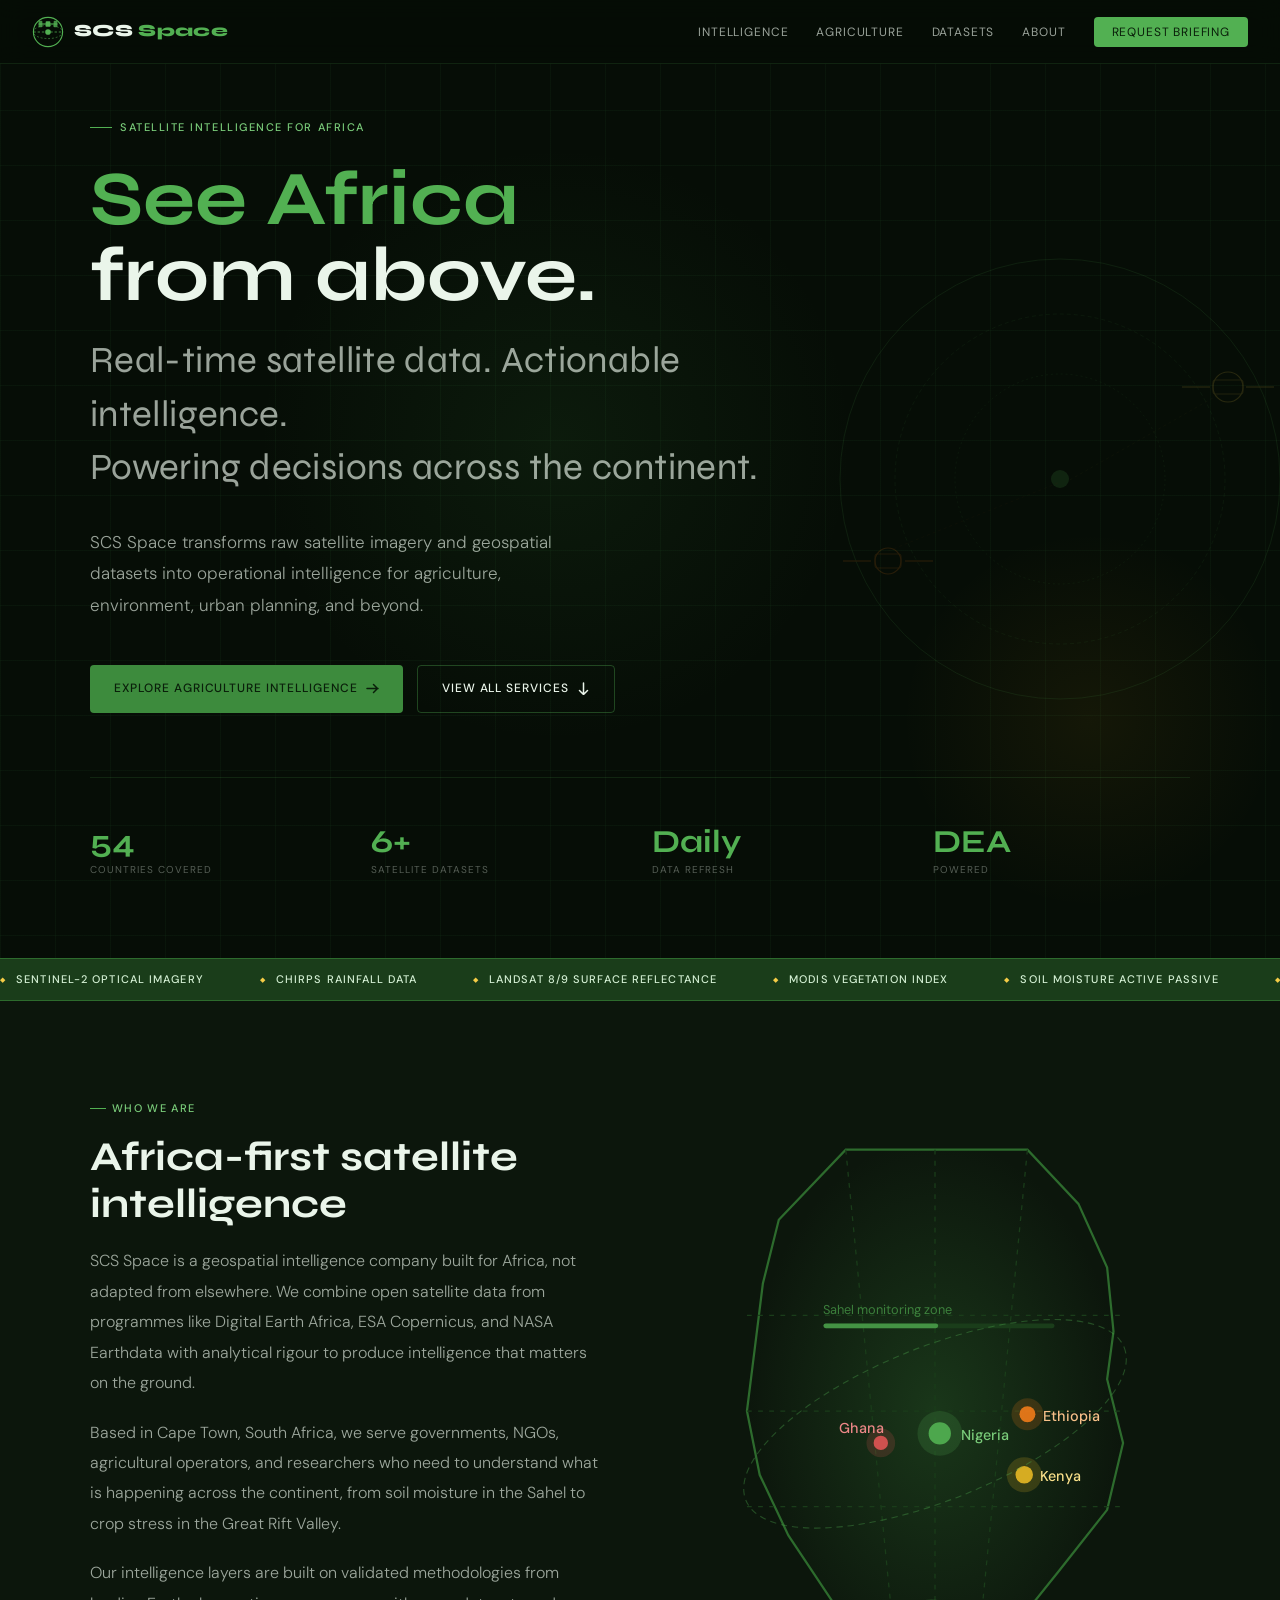
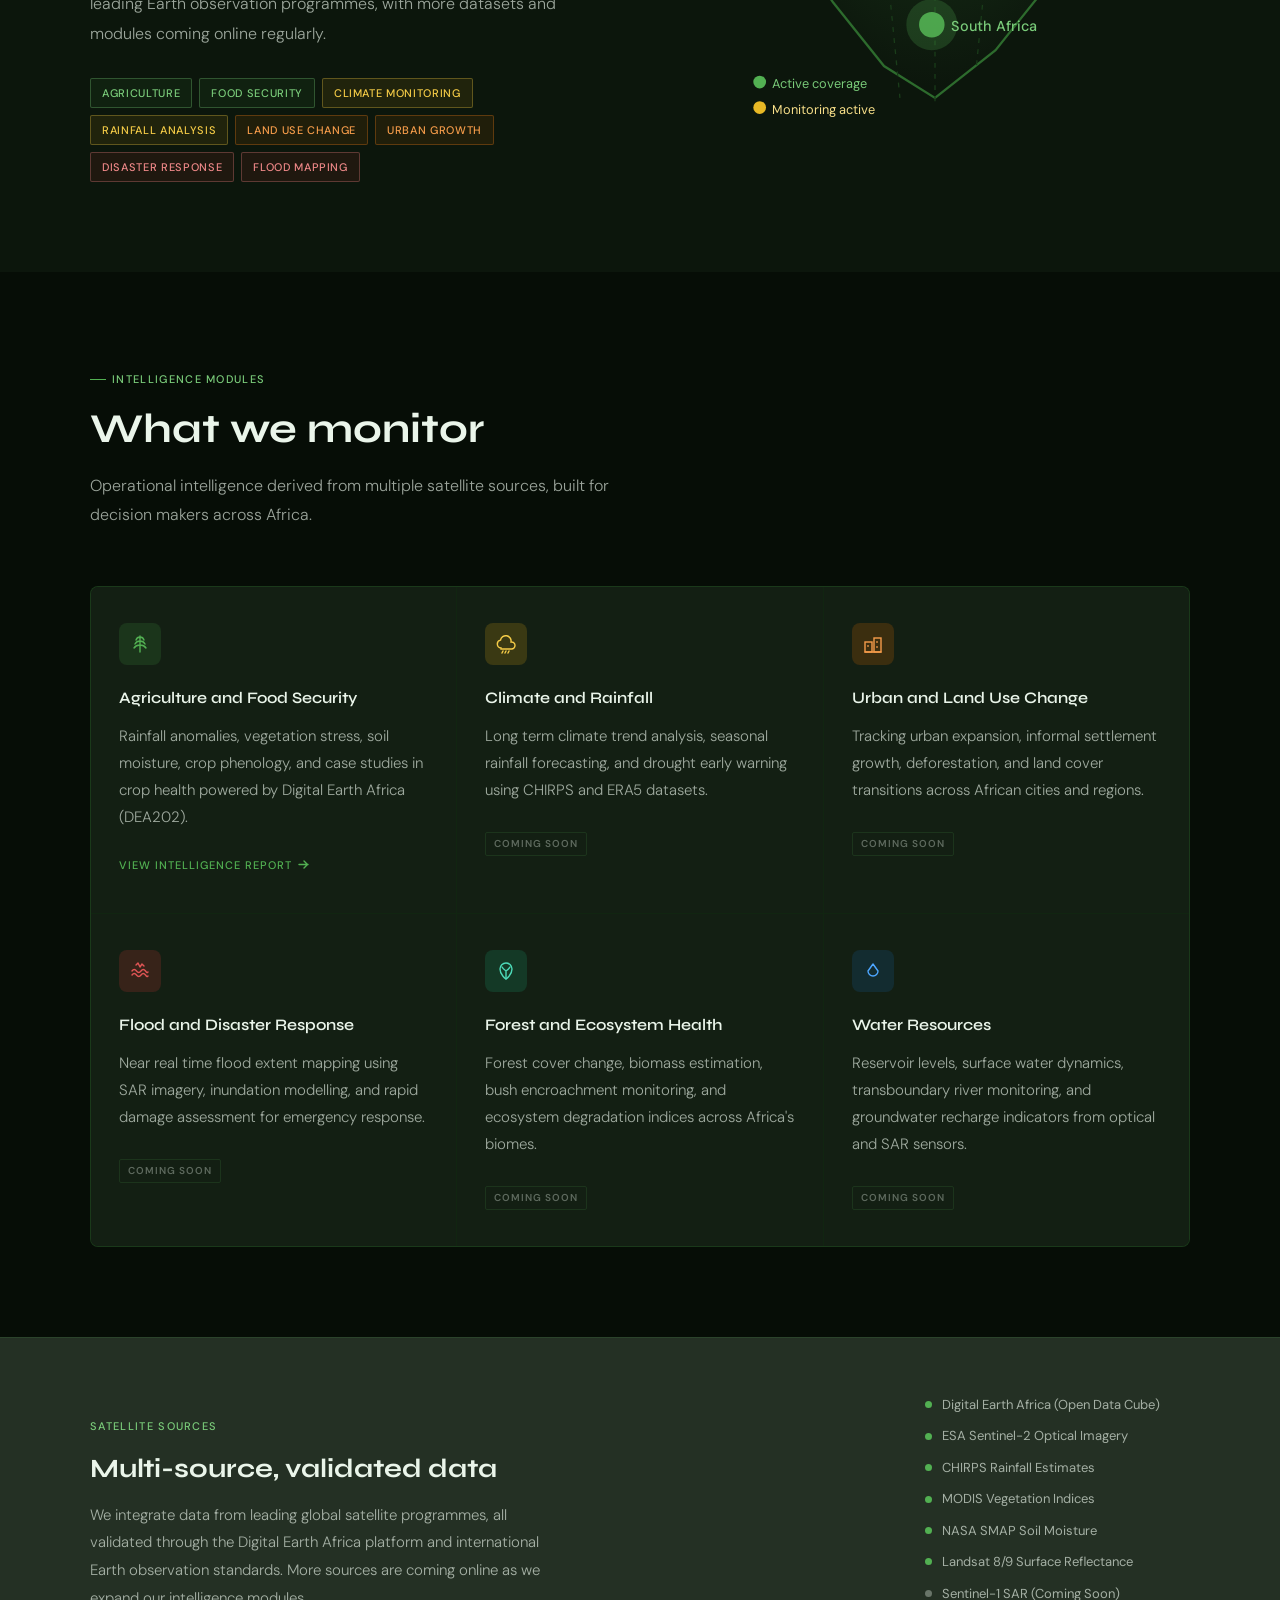
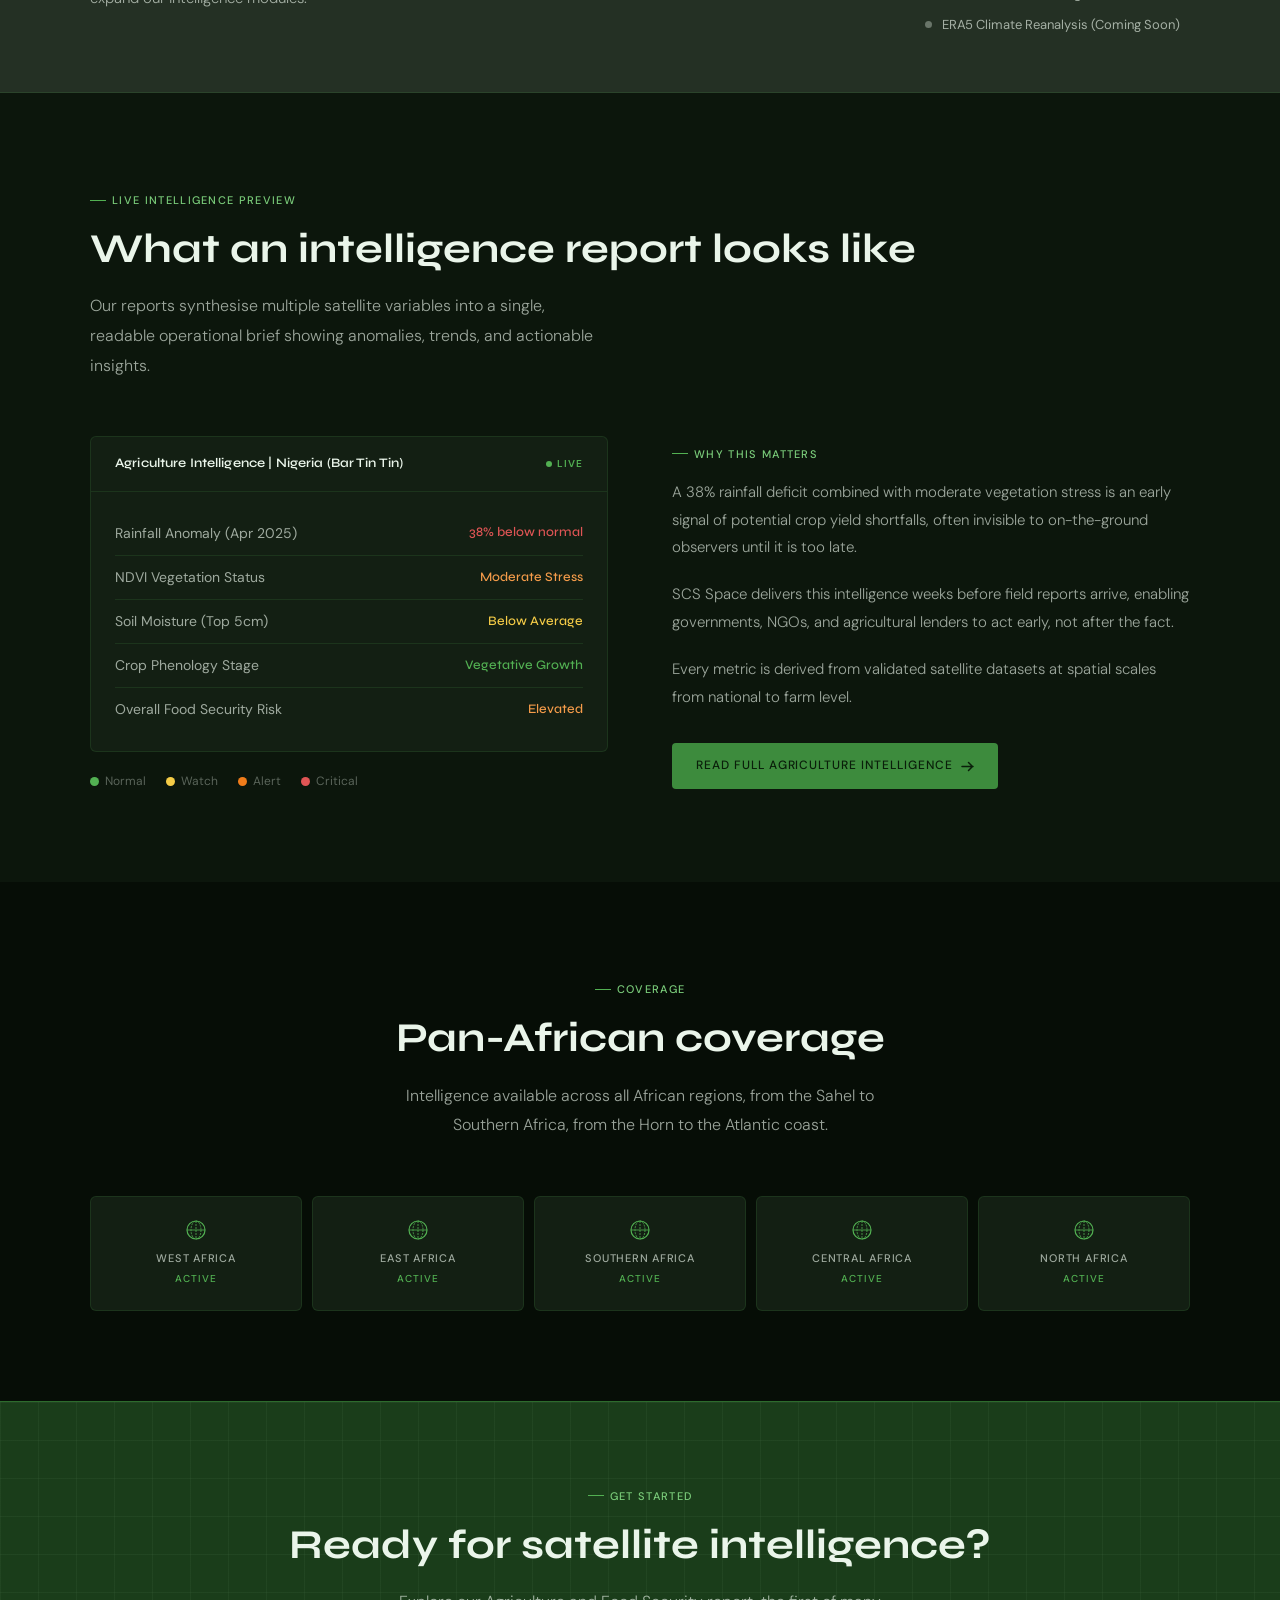
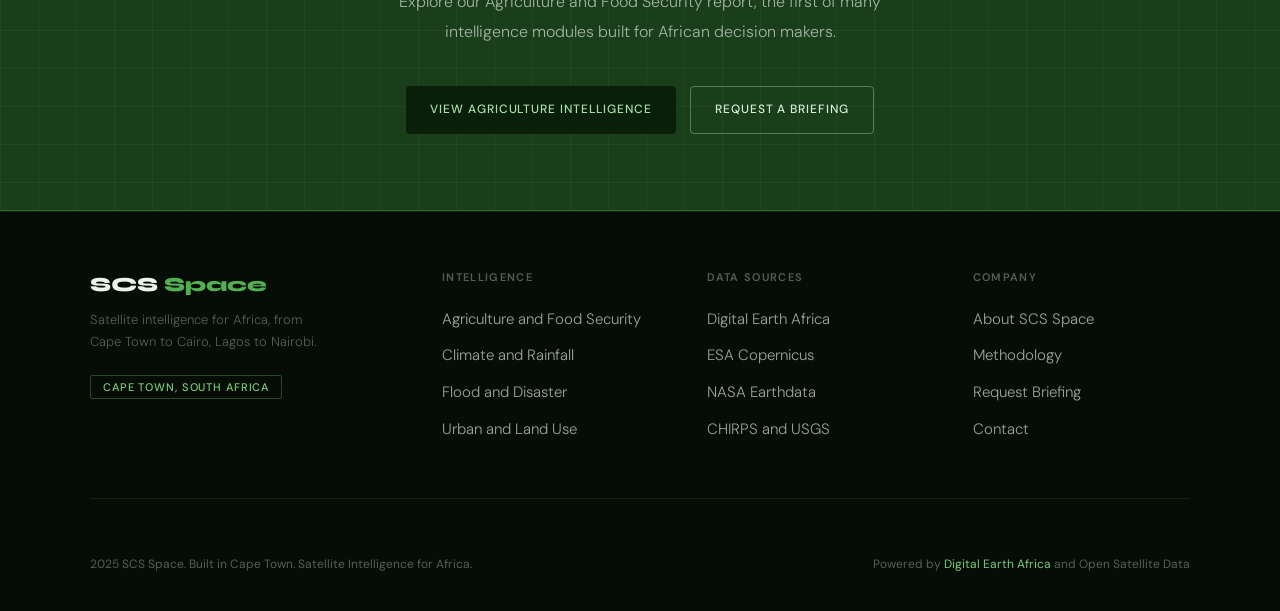
<file: index.html>
<!DOCTYPE html>
<html lang="en">
<head>
<meta charset="UTF-8">
<meta name="viewport" content="width=device-width, initial-scale=1.0">
<title>SCS Space | Satellite Intelligence for Africa</title>
<link rel="preconnect" href="https://fonts.googleapis.com">
<link rel="preconnect" href="https://fonts.gstatic.com" crossorigin>
<link href="https://fonts.googleapis.com/css2?family=Syne:wght@400;500;600;700;800&family=DM+Sans:wght@300;400;500&display=swap" rel="stylesheet">
<link rel="stylesheet" href="style.css">
</head>
<body>

<!-- NAV -->
<nav>
  <a href="index.html" class="nav-logo">
    <svg width="32" height="32" viewBox="0 0 34 34" fill="none">
      <circle cx="17" cy="17" r="15.5" stroke="#52b052" stroke-width="1.2"/>
      <circle cx="17" cy="17" r="3" fill="#52b052"/>
      <line x1="1.5" y1="17" x2="32.5" y2="17" stroke="#52b052" stroke-width="0.8" stroke-dasharray="2.5 2"/>
      <ellipse cx="17" cy="17" rx="15.5" ry="7" stroke="#52b052" stroke-width="0.6" stroke-dasharray="2 2"/>
      <rect x="7" y="5" width="4" height="7" rx="1" fill="#52b052" opacity="0.8"/>
      <rect x="23" y="5" width="4" height="7" rx="1" fill="#52b052" opacity="0.8"/>
      <line x1="7" y1="8.5" x2="27" y2="8.5" stroke="#52b052" stroke-width="1.2"/>
      <rect x="14.5" y="5.5" width="5" height="6" rx="1" fill="#52b052"/>
    </svg>
    <span class="nav-logo-text">SCS <span>Space</span></span>
  </a>
  <ul class="nav-links">
    <li><a href="#">Intelligence</a></li>
    <li><a href="agriculture.html">Agriculture</a></li>
    <li><a href="#">Datasets</a></li>
    <li><a href="#">About</a></li>
    <li><a href="#" class="nav-cta">Request Briefing</a></li>
  </ul>
  <button class="nav-toggle" id="navToggle" aria-label="Open menu">
    <span></span><span></span><span></span>
  </button>
</nav>

<!-- MOBILE NAV -->
<div class="nav-mobile" id="navMobile">
  <a href="#">Intelligence</a>
  <a href="agriculture.html">Agriculture</a>
  <a href="#">Datasets</a>
  <a href="#">About</a>
  <a href="#">Request Briefing</a>
</div>


<!-- HERO -->
<section class="hero">
  <div class="hero-grid-bg"></div>
  <div class="hero-glow"></div>
  <div class="hero-glow2"></div>

  <svg class="hero-visual" width="500" height="500" viewBox="0 0 500 500" fill="none">
    <circle cx="250" cy="250" r="220" stroke="#52b052" stroke-width="0.8"/>
    <circle cx="250" cy="250" r="165" stroke="#52b052" stroke-width="0.5" stroke-dasharray="4 3"/>
    <circle cx="250" cy="250" r="105" stroke="#52b052" stroke-width="0.5" stroke-dasharray="2 3"/>
    <circle cx="250" cy="250" r="9" fill="#52b052"/>
    <circle cx="418" cy="158" r="15" stroke="#f5cc47" stroke-width="1.2"/>
    <line x1="400" y1="158" x2="372" y2="158" stroke="#f5cc47" stroke-width="1.2"/>
    <line x1="436" y1="158" x2="464" y2="158" stroke="#f5cc47" stroke-width="1.2"/>
    <rect x="403" y="151" width="30" height="14" rx="2" stroke="#f5cc47" stroke-width="0.8" fill="none"/>
    <circle cx="78" cy="332" r="13" stroke="#f07c1a" stroke-width="1.2"/>
    <line x1="61" y1="332" x2="33" y2="332" stroke="#f07c1a" stroke-width="1.2"/>
    <line x1="95" y1="332" x2="123" y2="332" stroke="#f07c1a" stroke-width="1.2"/>
    <rect x="65" y="325" width="26" height="14" rx="2" stroke="#f07c1a" stroke-width="0.8" fill="none"/>
    <line x1="408" y1="166" x2="258" y2="252" stroke="#f5cc47" stroke-width="0.5" opacity="0.4" stroke-dasharray="3 3"/>
    <line x1="78" y1="322" x2="248" y2="254" stroke="#f07c1a" stroke-width="0.5" opacity="0.4" stroke-dasharray="3 3"/>
  </svg>

  <div class="hero-content">
    <div class="hero-eyebrow">Satellite Intelligence for Africa</div>
    <h1 class="hero-title">
      <span class="accent">See Africa</span><br>from above.
      <span class="sub">Real-time satellite data. Actionable intelligence.<br>Powering decisions across the continent.</span>
    </h1>
    <p class="hero-desc">SCS Space transforms raw satellite imagery and geospatial datasets into operational intelligence for agriculture, environment, urban planning, and beyond.</p>
    <div class="hero-actions">
      <a href="agriculture.html" class="btn-primary">
        Explore Agriculture Intelligence
        <svg width="13" height="13" viewBox="0 0 13 13" fill="none"><path d="M1 6.5h11M7.5 2.5l4 4-4 4" stroke="currentColor" stroke-width="1.5" stroke-linecap="round" stroke-linejoin="round"/></svg>
      </a>
      <a href="#services" class="btn-secondary">
        View All Services
        <svg width="13" height="13" viewBox="0 0 13 13" fill="none"><path d="M6.5 1v11M2.5 8.5l4 4 4-4" stroke="currentColor" stroke-width="1.5" stroke-linecap="round" stroke-linejoin="round"/></svg>
      </a>
    </div>
    <div class="hero-stats">
      <div><div class="hero-stat-num">54</div><div class="hero-stat-label">Countries Covered</div></div>
      <div><div class="hero-stat-num">6+</div><div class="hero-stat-label">Satellite Datasets</div></div>
      <div><div class="hero-stat-num">Daily</div><div class="hero-stat-label">Data Refresh</div></div>
      <div><div class="hero-stat-num">DEA</div><div class="hero-stat-label">Powered</div></div>
    </div>
  </div>
</section>


<!-- TICKER -->
<div class="ticker-strip">
  <div class="ticker-inner">
    <span>Sentinel-2 Optical Imagery</span><span>CHIRPS Rainfall Data</span><span>Landsat 8/9 Surface Reflectance</span><span>MODIS Vegetation Index</span><span>Soil Moisture Active Passive</span><span>Digital Earth Africa</span><span>Sentinel-1 SAR</span><span>ERA5 Climate Reanalysis</span><span>Copernicus Land Service</span>
    <span>Sentinel-2 Optical Imagery</span><span>CHIRPS Rainfall Data</span><span>Landsat 8/9 Surface Reflectance</span><span>MODIS Vegetation Index</span><span>Soil Moisture Active Passive</span><span>Digital Earth Africa</span><span>Sentinel-1 SAR</span><span>ERA5 Climate Reanalysis</span><span>Copernicus Land Service</span>
  </div>
</div>


<!-- ABOUT -->
<section class="about" id="about">
  <div class="section-inner">
    <div class="about-grid">
      <div class="fade-in">
        <div class="section-tag">Who We Are</div>
        <h2 class="section-heading">Africa-first satellite intelligence</h2>
        <p class="about-body">SCS Space is a geospatial intelligence company built for Africa, not adapted from elsewhere. We combine open satellite data from programmes like Digital Earth Africa, ESA Copernicus, and NASA Earthdata with analytical rigour to produce intelligence that matters on the ground.</p>
        <p class="about-body">Based in Cape Town, South Africa, we serve governments, NGOs, agricultural operators, and researchers who need to understand what is happening across the continent, from soil moisture in the Sahel to crop stress in the Great Rift Valley.</p>
        <p class="about-body">Our intelligence layers are built on validated methodologies from leading Earth observation programmes, with more datasets and modules coming online regularly.</p>
        <div class="about-pills">
          <span class="about-pill pill-g">Agriculture</span>
          <span class="about-pill pill-g">Food Security</span>
          <span class="about-pill pill-y">Climate Monitoring</span>
          <span class="about-pill pill-y">Rainfall Analysis</span>
          <span class="about-pill pill-o">Land Use Change</span>
          <span class="about-pill pill-o">Urban Growth</span>
          <span class="about-pill pill-r">Disaster Response</span>
          <span class="about-pill pill-r">Flood Mapping</span>
        </div>
      </div>
      <div class="fade-in d2">
        <svg viewBox="0 0 320 390" width="100%" xmlns="http://www.w3.org/2000/svg">
          <defs>
            <radialGradient id="ga" cx="50%" cy="48%" r="50%">
              <stop offset="0%" stop-color="#3d8b3d" stop-opacity="0.28"/>
              <stop offset="100%" stop-color="#3d8b3d" stop-opacity="0"/>
            </radialGradient>
          </defs>
          <path d="M104,18 L218,18 L250,52 L268,92 L272,132 L268,162 L278,202 L268,244 L238,282 L198,332 L160,362 L128,342 L96,302 L68,260 L50,222 L42,182 L47,142 L52,102 L62,62 Z" fill="url(#ga)" stroke="#2d6b2d" stroke-width="1.4"/>
          <line x1="42" y1="122" x2="278" y2="122" stroke="#1a3d1a" stroke-width="0.8" stroke-dasharray="3 4"/>
          <line x1="42" y1="182" x2="278" y2="182" stroke="#1a3d1a" stroke-width="0.8" stroke-dasharray="3 4"/>
          <line x1="42" y1="242" x2="278" y2="242" stroke="#1a3d1a" stroke-width="0.8" stroke-dasharray="3 4"/>
          <line x1="104" y1="18" x2="138" y2="362" stroke="#1a3d1a" stroke-width="0.8" stroke-dasharray="3 4"/>
          <line x1="160" y1="18" x2="160" y2="365" stroke="#1a3d1a" stroke-width="0.8" stroke-dasharray="3 4"/>
          <line x1="218" y1="18" x2="186" y2="342" stroke="#1a3d1a" stroke-width="0.8" stroke-dasharray="3 4"/>
          <circle cx="163" cy="196" r="7" fill="#52b052" opacity="0.9"/>
          <circle cx="163" cy="196" r="14" fill="#52b052" opacity="0.18"/>
          <text x="176" y="200" font-size="9" fill="#7acc7a" font-family="DM Sans,sans-serif" font-weight="500">Nigeria</text>
          <circle cx="216" cy="222" r="5.5" fill="#e8b825" opacity="0.9"/>
          <circle cx="216" cy="222" r="11" fill="#e8b825" opacity="0.18"/>
          <text x="226" y="226" font-size="9" fill="#f9e08a" font-family="DM Sans,sans-serif" font-weight="500">Kenya</text>
          <circle cx="218" cy="184" r="5" fill="#f07c1a" opacity="0.9"/>
          <circle cx="218" cy="184" r="10" fill="#f07c1a" opacity="0.18"/>
          <text x="228" y="188" font-size="9" fill="#f9c28a" font-family="DM Sans,sans-serif" font-weight="500">Ethiopia</text>
          <circle cx="158" cy="316" r="8" fill="#52b052" opacity="0.9"/>
          <circle cx="158" cy="316" r="16" fill="#52b052" opacity="0.22"/>
          <text x="170" y="320" font-size="9" fill="#7acc7a" font-family="DM Sans,sans-serif" font-weight="500">South Africa</text>
          <circle cx="126" cy="202" r="4.5" fill="#e05555" opacity="0.9"/>
          <circle cx="126" cy="202" r="9" fill="#e05555" opacity="0.18"/>
          <text x="100" y="196" font-size="9" fill="#ee8888" font-family="DM Sans,sans-serif" font-weight="500">Ghana</text>
          <rect x="90" y="127" width="145" height="3" rx="1.5" fill="#1a3d1a"/>
          <rect x="90" y="127" width="72" height="3" rx="1.5" fill="#52b052" opacity="0.75"/>
          <text x="90" y="121" font-size="8" fill="#52b052" font-family="DM Sans,sans-serif" opacity="0.65">Sahel monitoring zone</text>
          <ellipse cx="160" cy="190" rx="128" ry="48" stroke="#52b052" stroke-width="0.7" fill="none" stroke-dasharray="4 3" opacity="0.35" transform="rotate(-22 160 190)"/>
          <circle cx="50" cy="352" r="4" fill="#52b052"/>
          <text x="58" y="356" font-size="8" fill="#7acc7a" font-family="DM Sans,sans-serif">Active coverage</text>
          <circle cx="50" cy="368" r="4" fill="#e8b825"/>
          <text x="58" y="372" font-size="8" fill="#f9e08a" font-family="DM Sans,sans-serif">Monitoring active</text>
        </svg>
      </div>
    </div>
  </div>
</section>


<!-- SERVICES -->
<section class="services" id="services">
  <div class="section-inner">
    <div class="fade-in">
      <div class="section-tag">Intelligence Modules</div>
      <h2 class="section-heading">What we monitor</h2>
      <p class="section-subheading">Operational intelligence derived from multiple satellite sources, built for decision makers across Africa.</p>
    </div>
    <div class="services-grid fade-in">

      <div class="svc cg">
        <div class="svc-icon ig"><svg width="20" height="20" viewBox="0 0 20 20" fill="none"><path d="M10 2v16M6 6c0 0 1-3 4-3s4 3 4 3M5 10c0 0 1.5-3 5-3s5 3 5 3M4 14c0 0 2-3 6-3s6 3 6 3" stroke="#52b052" stroke-width="1.4" stroke-linecap="round"/></svg></div>
        <h3 class="svc-name">Agriculture and Food Security</h3>
        <p class="svc-desc">Rainfall anomalies, vegetation stress, soil moisture, crop phenology, and case studies in crop health powered by Digital Earth Africa (DEA202).</p>
        <a href="agriculture.html" class="svc-link lg">View Intelligence Report <svg width="11" height="11" viewBox="0 0 11 11" fill="none"><path d="M1 5.5h9M6 2l3.5 3.5L6 9" stroke="currentColor" stroke-width="1.4" stroke-linecap="round" stroke-linejoin="round"/></svg></a>
      </div>

      <div class="svc cy">
        <div class="svc-icon iy"><svg width="20" height="20" viewBox="0 0 20 20" fill="none"><path d="M5 14a4 4 0 01-.5-7.9A5 5 0 0115 8h.5a3.5 3.5 0 010 7H5z" stroke="#f5cc47" stroke-width="1.4" stroke-linecap="round"/><path d="M7 17l-1 2M10 17l-1 2M13 17l-1 2" stroke="#f5cc47" stroke-width="1.4" stroke-linecap="round"/></svg></div>
        <h3 class="svc-name">Climate and Rainfall</h3>
        <p class="svc-desc">Long term climate trend analysis, seasonal rainfall forecasting, and drought early warning using CHIRPS and ERA5 datasets.</p>
        <span class="coming-badge">Coming Soon</span>
      </div>

      <div class="svc co">
        <div class="svc-icon io"><svg width="20" height="20" viewBox="0 0 20 20" fill="none"><rect x="2" y="8" width="7" height="10" stroke="#f59c4a" stroke-width="1.4"/><rect x="11" y="4" width="7" height="14" stroke="#f59c4a" stroke-width="1.4"/><path d="M2 18h16" stroke="#f59c4a" stroke-width="1.4" stroke-linecap="round"/><rect x="4" y="11" width="2" height="2" fill="#f59c4a" opacity="0.6"/><rect x="13" y="7" width="2" height="2" fill="#f59c4a" opacity="0.6"/><rect x="13" y="12" width="2" height="2" fill="#f59c4a" opacity="0.6"/></svg></div>
        <h3 class="svc-name">Urban and Land Use Change</h3>
        <p class="svc-desc">Tracking urban expansion, informal settlement growth, deforestation, and land cover transitions across African cities and regions.</p>
        <span class="coming-badge">Coming Soon</span>
      </div>

      <div class="svc cr">
        <div class="svc-icon ir"><svg width="20" height="20" viewBox="0 0 20 20" fill="none"><path d="M2 10c1.5-2 3-2 4.5 0s3 2 4.5 0 3-2 4.5 0S17 12 18 11" stroke="#e05555" stroke-width="1.4" stroke-linecap="round"/><path d="M2 14c1.5-2 3-2 4.5 0s3 2 4.5 0 3-2 4.5 0S17 16 18 15" stroke="#e05555" stroke-width="1.4" stroke-linecap="round"/><path d="M6 4l2-2 2 4 2-3 2 2" stroke="#e05555" stroke-width="1.4" stroke-linecap="round" stroke-linejoin="round"/></svg></div>
        <h3 class="svc-name">Flood and Disaster Response</h3>
        <p class="svc-desc">Near real time flood extent mapping using SAR imagery, inundation modelling, and rapid damage assessment for emergency response.</p>
        <span class="coming-badge">Coming Soon</span>
      </div>

      <div class="svc ct">
        <div class="svc-icon it"><svg width="20" height="20" viewBox="0 0 20 20" fill="none"><path d="M10 18C10 18 4 14 4 8a6 6 0 0112 0c0 6-6 10-6 10z" stroke="#4dd9b8" stroke-width="1.4" stroke-linecap="round"/><path d="M10 18V10M10 10C10 10 7 8 6 6M10 10c0 0 3-2 4-4" stroke="#4dd9b8" stroke-width="1.4" stroke-linecap="round"/></svg></div>
        <h3 class="svc-name">Forest and Ecosystem Health</h3>
        <p class="svc-desc">Forest cover change, biomass estimation, bush encroachment monitoring, and ecosystem degradation indices across Africa's biomes.</p>
        <span class="coming-badge">Coming Soon</span>
      </div>

      <div class="svc cb">
        <div class="svc-icon ib"><svg width="20" height="20" viewBox="0 0 20 20" fill="none"><path d="M10 3L5 10a5 5 0 0010 0L10 3z" stroke="#4da6ff" stroke-width="1.4" stroke-linecap="round" stroke-linejoin="round"/></svg></div>
        <h3 class="svc-name">Water Resources</h3>
        <p class="svc-desc">Reservoir levels, surface water dynamics, transboundary river monitoring, and groundwater recharge indicators from optical and SAR sensors.</p>
        <span class="coming-badge">Coming Soon</span>
      </div>

    </div>
  </div>
</section>


<!-- DATA SOURCES -->
<div class="data-strip">
  <div class="data-strip-inner">
    <div class="fade-in">
      <div class="ds-label">Satellite Sources</div>
      <h3 class="ds-heading">Multi-source, validated data</h3>
      <p class="ds-body">We integrate data from leading global satellite programmes, all validated through the Digital Earth Africa platform and international Earth observation standards. More sources are coming online as we expand our intelligence modules.</p>
    </div>
    <div class="ds-list fade-in d2">
      <div class="ds-item"><span class="dot dot-a"></span>Digital Earth Africa (Open Data Cube)</div>
      <div class="ds-item"><span class="dot dot-a"></span>ESA Sentinel-2 Optical Imagery</div>
      <div class="ds-item"><span class="dot dot-a"></span>CHIRPS Rainfall Estimates</div>
      <div class="ds-item"><span class="dot dot-a"></span>MODIS Vegetation Indices</div>
      <div class="ds-item"><span class="dot dot-a"></span>NASA SMAP Soil Moisture</div>
      <div class="ds-item"><span class="dot dot-a"></span>Landsat 8/9 Surface Reflectance</div>
      <div class="ds-item"><span class="dot dot-s"></span>Sentinel-1 SAR (Coming Soon)</div>
      <div class="ds-item"><span class="dot dot-s"></span>ERA5 Climate Reanalysis (Coming Soon)</div>
    </div>
  </div>
</div>


<!-- INTEL PREVIEW -->
<section class="intel-promo">
  <div class="section-inner">
    <div class="section-tag">Live Intelligence Preview</div>
    <h2 class="section-heading fade-in">What an intelligence report looks like</h2>
    <p class="section-subheading fade-in">Our reports synthesise multiple satellite variables into a single, readable operational brief showing anomalies, trends, and actionable insights.</p>
    <div class="intel-grid">
      <div class="fade-in">
        <div class="intel-card">
          <div class="intel-card-header">
            <span class="intel-card-title">Agriculture Intelligence | Nigeria (Bar Tin Tin)</span>
            <span class="status-live">Live</span>
          </div>
          <div class="intel-card-body">
            <div class="intel-row"><span class="intel-row-label">Rainfall Anomaly (Apr 2025)</span><span class="intel-row-value vr">38% below normal</span></div>
            <div class="intel-row"><span class="intel-row-label">NDVI Vegetation Status</span><span class="intel-row-value vo">Moderate Stress</span></div>
            <div class="intel-row"><span class="intel-row-label">Soil Moisture (Top 5cm)</span><span class="intel-row-value vy">Below Average</span></div>
            <div class="intel-row"><span class="intel-row-label">Crop Phenology Stage</span><span class="intel-row-value vg">Vegetative Growth</span></div>
            <div class="intel-row"><span class="intel-row-label">Overall Food Security Risk</span><span class="intel-row-value vo">Elevated</span></div>
          </div>
        </div>
        <div class="legend-row">
          <div class="legend-item"><span class="legend-dot" style="background:var(--g400)"></span>Normal</div>
          <div class="legend-item"><span class="legend-dot" style="background:var(--y300)"></span>Watch</div>
          <div class="legend-item"><span class="legend-dot" style="background:var(--o400)"></span>Alert</div>
          <div class="legend-item"><span class="legend-dot" style="background:var(--r400)"></span>Critical</div>
        </div>
      </div>
      <div class="fade-in d2">
        <div class="section-tag" style="margin-bottom:1rem;">Why this matters</div>
        <p style="font-size:15px;font-weight:300;color:var(--ts);line-height:1.85;margin-bottom:1.2rem;">A 38% rainfall deficit combined with moderate vegetation stress is an early signal of potential crop yield shortfalls, often invisible to on-the-ground observers until it is too late.</p>
        <p style="font-size:15px;font-weight:300;color:var(--ts);line-height:1.85;margin-bottom:1.2rem;">SCS Space delivers this intelligence weeks before field reports arrive, enabling governments, NGOs, and agricultural lenders to act early, not after the fact.</p>
        <p style="font-size:15px;font-weight:300;color:var(--ts);line-height:1.85;margin-bottom:2rem;">Every metric is derived from validated satellite datasets at spatial scales from national to farm level.</p>
        <a href="agriculture.html" class="btn-primary">Read Full Agriculture Intelligence <svg width="13" height="13" viewBox="0 0 13 13" fill="none"><path d="M1 6.5h11M7.5 2.5l4 4-4 4" stroke="currentColor" stroke-width="1.5" stroke-linecap="round" stroke-linejoin="round"/></svg></a>
      </div>
    </div>
  </div>
</section>


<!-- COVERAGE -->
<section class="coverage" id="coverage">
  <div class="section-inner">
    <div class="section-tag" style="justify-content:center;">Coverage</div>
    <h2 class="section-heading fade-in">Pan-African coverage</h2>
    <p class="section-subheading fade-in" style="margin:0 auto 3.5rem;">Intelligence available across all African regions, from the Sahel to Southern Africa, from the Horn to the Atlantic coast.</p>
    <div class="region-grid fade-in">
      <div class="region-card"><span class="region-flag"><svg width="22" height="22" viewBox="0 0 22 22" fill="none"><circle cx="11" cy="11" r="9" stroke="#52b052" stroke-width="1.2"/><ellipse cx="11" cy="11" rx="5" ry="9" stroke="#52b052" stroke-width="0.8" stroke-dasharray="2 1"/><line x1="2" y1="11" x2="20" y2="11" stroke="#52b052" stroke-width="0.8"/><line x1="11" y1="2" x2="11" y2="20" stroke="#52b052" stroke-width="0.8" stroke-dasharray="2 1"/></svg></span><div class="region-name">West Africa</div><div class="region-status">Active</div></div>
      <div class="region-card"><span class="region-flag"><svg width="22" height="22" viewBox="0 0 22 22" fill="none"><circle cx="11" cy="11" r="9" stroke="#52b052" stroke-width="1.2"/><ellipse cx="11" cy="11" rx="5" ry="9" stroke="#52b052" stroke-width="0.8" stroke-dasharray="2 1"/><line x1="2" y1="11" x2="20" y2="11" stroke="#52b052" stroke-width="0.8"/><line x1="11" y1="2" x2="11" y2="20" stroke="#52b052" stroke-width="0.8" stroke-dasharray="2 1"/></svg></span><div class="region-name">East Africa</div><div class="region-status">Active</div></div>
      <div class="region-card"><span class="region-flag"><svg width="22" height="22" viewBox="0 0 22 22" fill="none"><circle cx="11" cy="11" r="9" stroke="#52b052" stroke-width="1.2"/><ellipse cx="11" cy="11" rx="5" ry="9" stroke="#52b052" stroke-width="0.8" stroke-dasharray="2 1"/><line x1="2" y1="11" x2="20" y2="11" stroke="#52b052" stroke-width="0.8"/><line x1="11" y1="2" x2="11" y2="20" stroke="#52b052" stroke-width="0.8" stroke-dasharray="2 1"/></svg></span><div class="region-name">Southern Africa</div><div class="region-status">Active</div></div>
      <div class="region-card"><span class="region-flag"><svg width="22" height="22" viewBox="0 0 22 22" fill="none"><circle cx="11" cy="11" r="9" stroke="#52b052" stroke-width="1.2"/><ellipse cx="11" cy="11" rx="5" ry="9" stroke="#52b052" stroke-width="0.8" stroke-dasharray="2 1"/><line x1="2" y1="11" x2="20" y2="11" stroke="#52b052" stroke-width="0.8"/><line x1="11" y1="2" x2="11" y2="20" stroke="#52b052" stroke-width="0.8" stroke-dasharray="2 1"/></svg></span><div class="region-name">Central Africa</div><div class="region-status">Active</div></div>
      <div class="region-card"><span class="region-flag"><svg width="22" height="22" viewBox="0 0 22 22" fill="none"><circle cx="11" cy="11" r="9" stroke="#52b052" stroke-width="1.2"/><ellipse cx="11" cy="11" rx="5" ry="9" stroke="#52b052" stroke-width="0.8" stroke-dasharray="2 1"/><line x1="2" y1="11" x2="20" y2="11" stroke="#52b052" stroke-width="0.8"/><line x1="11" y1="2" x2="11" y2="20" stroke="#52b052" stroke-width="0.8" stroke-dasharray="2 1"/></svg></span><div class="region-name">North Africa</div><div class="region-status">Active</div></div>
    </div>
  </div>
</section>


<!-- CTA -->
<section class="cta-section">
  <div class="section-tag" style="justify-content:center;position:relative;">Get Started</div>
  <h2 class="section-heading" style="position:relative;">Ready for satellite intelligence?</h2>
  <p class="section-subheading" style="margin:0 auto 2.5rem;position:relative;">Explore our Agriculture and Food Security report, the first of many intelligence modules built for African decision makers.</p>
  <div class="cta-actions">
    <a href="agriculture.html" class="btn-primary" style="background:var(--g900);color:var(--g200);">View Agriculture Intelligence</a>
    <a href="#" class="btn-secondary" style="border-color:rgba(168,224,168,0.4);color:var(--g100);">Request a Briefing</a>
  </div>
</section>


<!-- FOOTER -->
<footer>
  <div class="footer-inner">
    <div class="footer-top">
      <div>
        <div class="footer-brand-name">SCS <span>Space</span></div>
        <p class="footer-tagline">Satellite intelligence for Africa, from Cape Town to Cairo, Lagos to Nairobi.</p>
        <span class="footer-badge">Cape Town, South Africa</span>
      </div>
      <div>
        <div class="footer-col-title">Intelligence</div>
        <ul class="footer-links">
          <li><a href="agriculture.html">Agriculture and Food Security</a></li>
          <li><a href="#">Climate and Rainfall</a></li>
          <li><a href="#">Flood and Disaster</a></li>
          <li><a href="#">Urban and Land Use</a></li>
        </ul>
      </div>
      <div>
        <div class="footer-col-title">Data Sources</div>
        <ul class="footer-links">
          <li><a href="#">Digital Earth Africa</a></li>
          <li><a href="#">ESA Copernicus</a></li>
          <li><a href="#">NASA Earthdata</a></li>
          <li><a href="#">CHIRPS and USGS</a></li>
        </ul>
      </div>
      <div>
        <div class="footer-col-title">Company</div>
        <ul class="footer-links">
          <li><a href="#">About SCS Space</a></li>
          <li><a href="#">Methodology</a></li>
          <li><a href="#">Request Briefing</a></li>
          <li><a href="#">Contact</a></li>
        </ul>
      </div>
    </div>
    <div class="footer-bottom">
      <p class="footer-copy">2025 SCS Space. Built in Cape Town. Satellite Intelligence for Africa.</p>
      <p class="footer-copy">Powered by <a href="https://www.digitalearthafrica.org" target="_blank">Digital Earth Africa</a> and Open Satellite Data</p>
    </div>
  </div>
</footer>


<script>
// Scroll fade-in
const obs = new IntersectionObserver(entries => {
  entries.forEach(e => { if (e.isIntersecting) e.target.classList.add('visible'); });
}, { threshold: 0.08, rootMargin: '0px 0px -40px 0px' });
document.querySelectorAll('.fade-in').forEach(el => obs.observe(el));

// Mobile nav toggle
const toggle = document.getElementById('navToggle');
const mobileNav = document.getElementById('navMobile');
toggle.addEventListener('click', () => {
  const open = mobileNav.classList.toggle('open');
  toggle.setAttribute('aria-expanded', open);
  const spans = toggle.querySelectorAll('span');
  if (open) {
    spans[0].style.transform = 'translateY(7px) rotate(45deg)';
    spans[1].style.opacity = '0';
    spans[2].style.transform = 'translateY(-7px) rotate(-45deg)';
  } else {
    spans.forEach(s => { s.style.transform = ''; s.style.opacity = ''; });
  }
});
// Close mobile nav on link click
mobileNav.querySelectorAll('a').forEach(a => a.addEventListener('click', () => {
  mobileNav.classList.remove('open');
  toggle.setAttribute('aria-expanded', false);
  toggle.querySelectorAll('span').forEach(s => { s.style.transform = ''; s.style.opacity = ''; });
}));
</script>
</body>
</html>
</file>
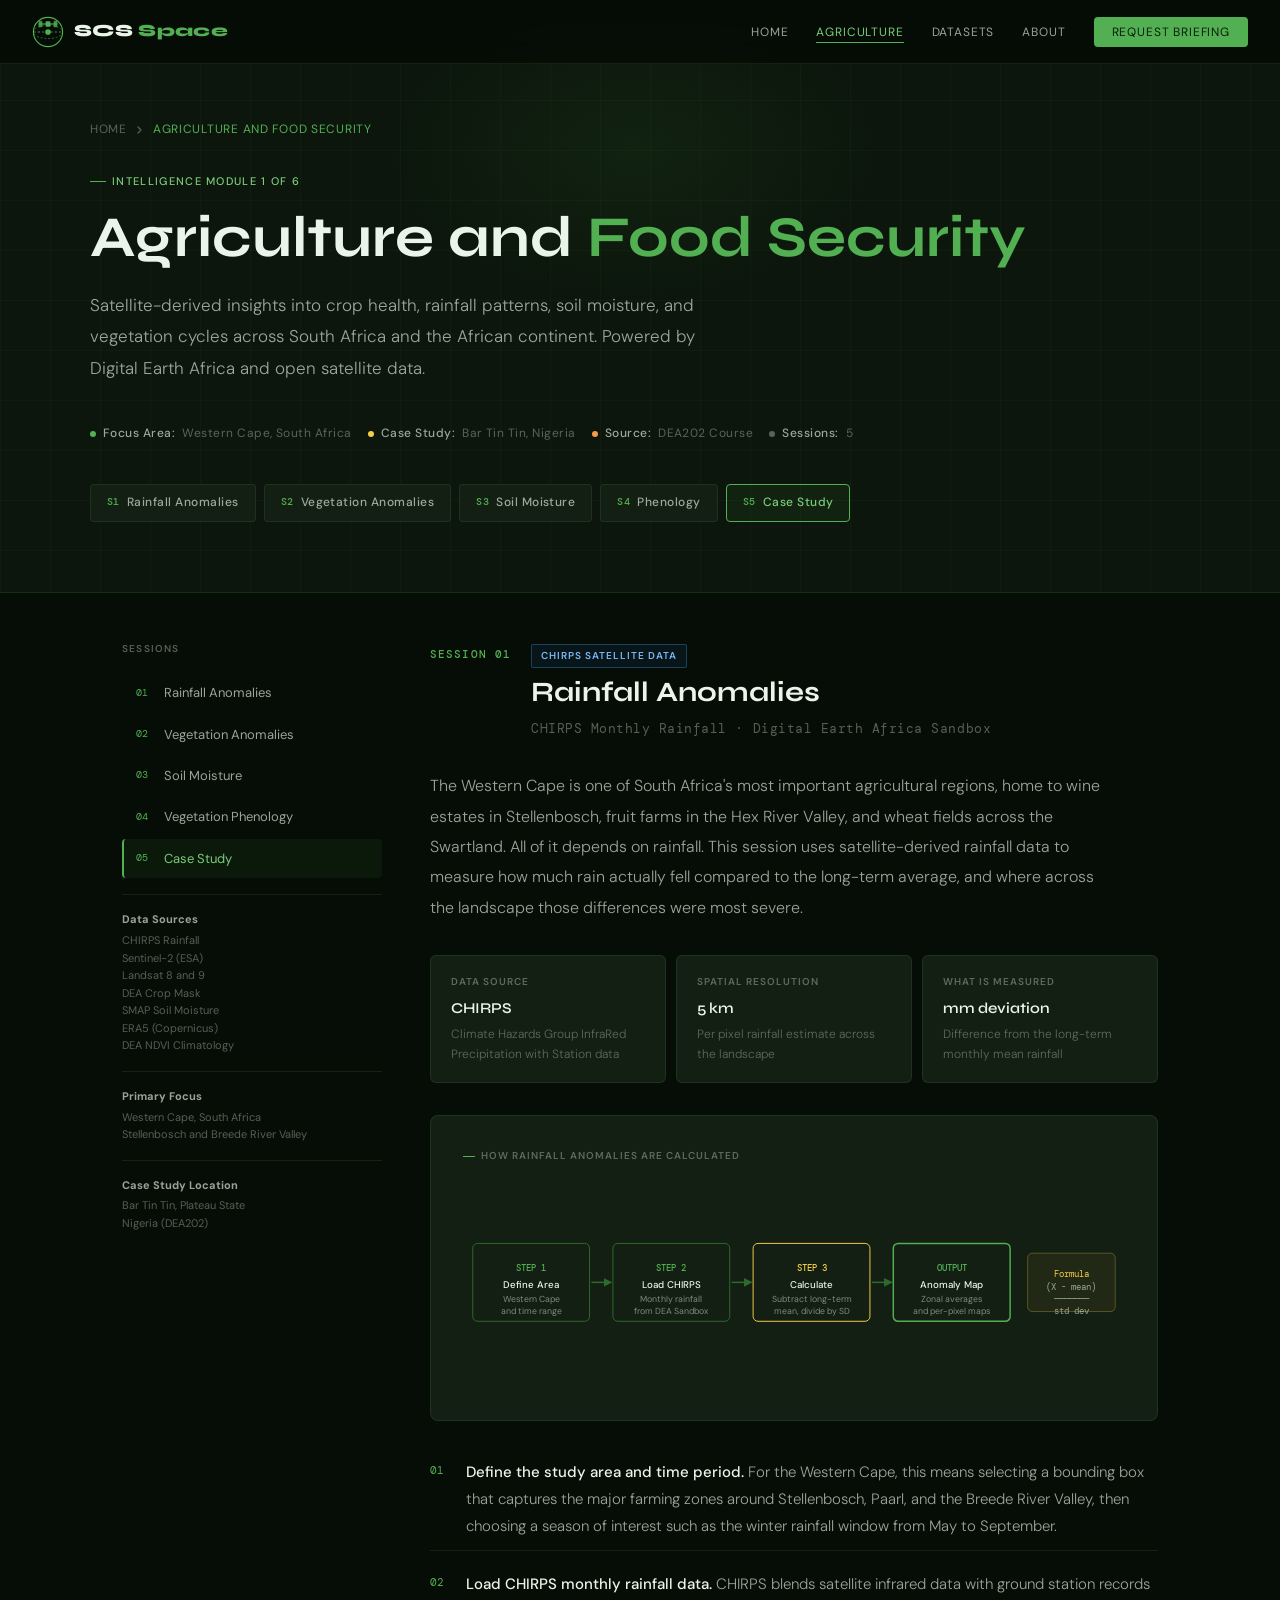
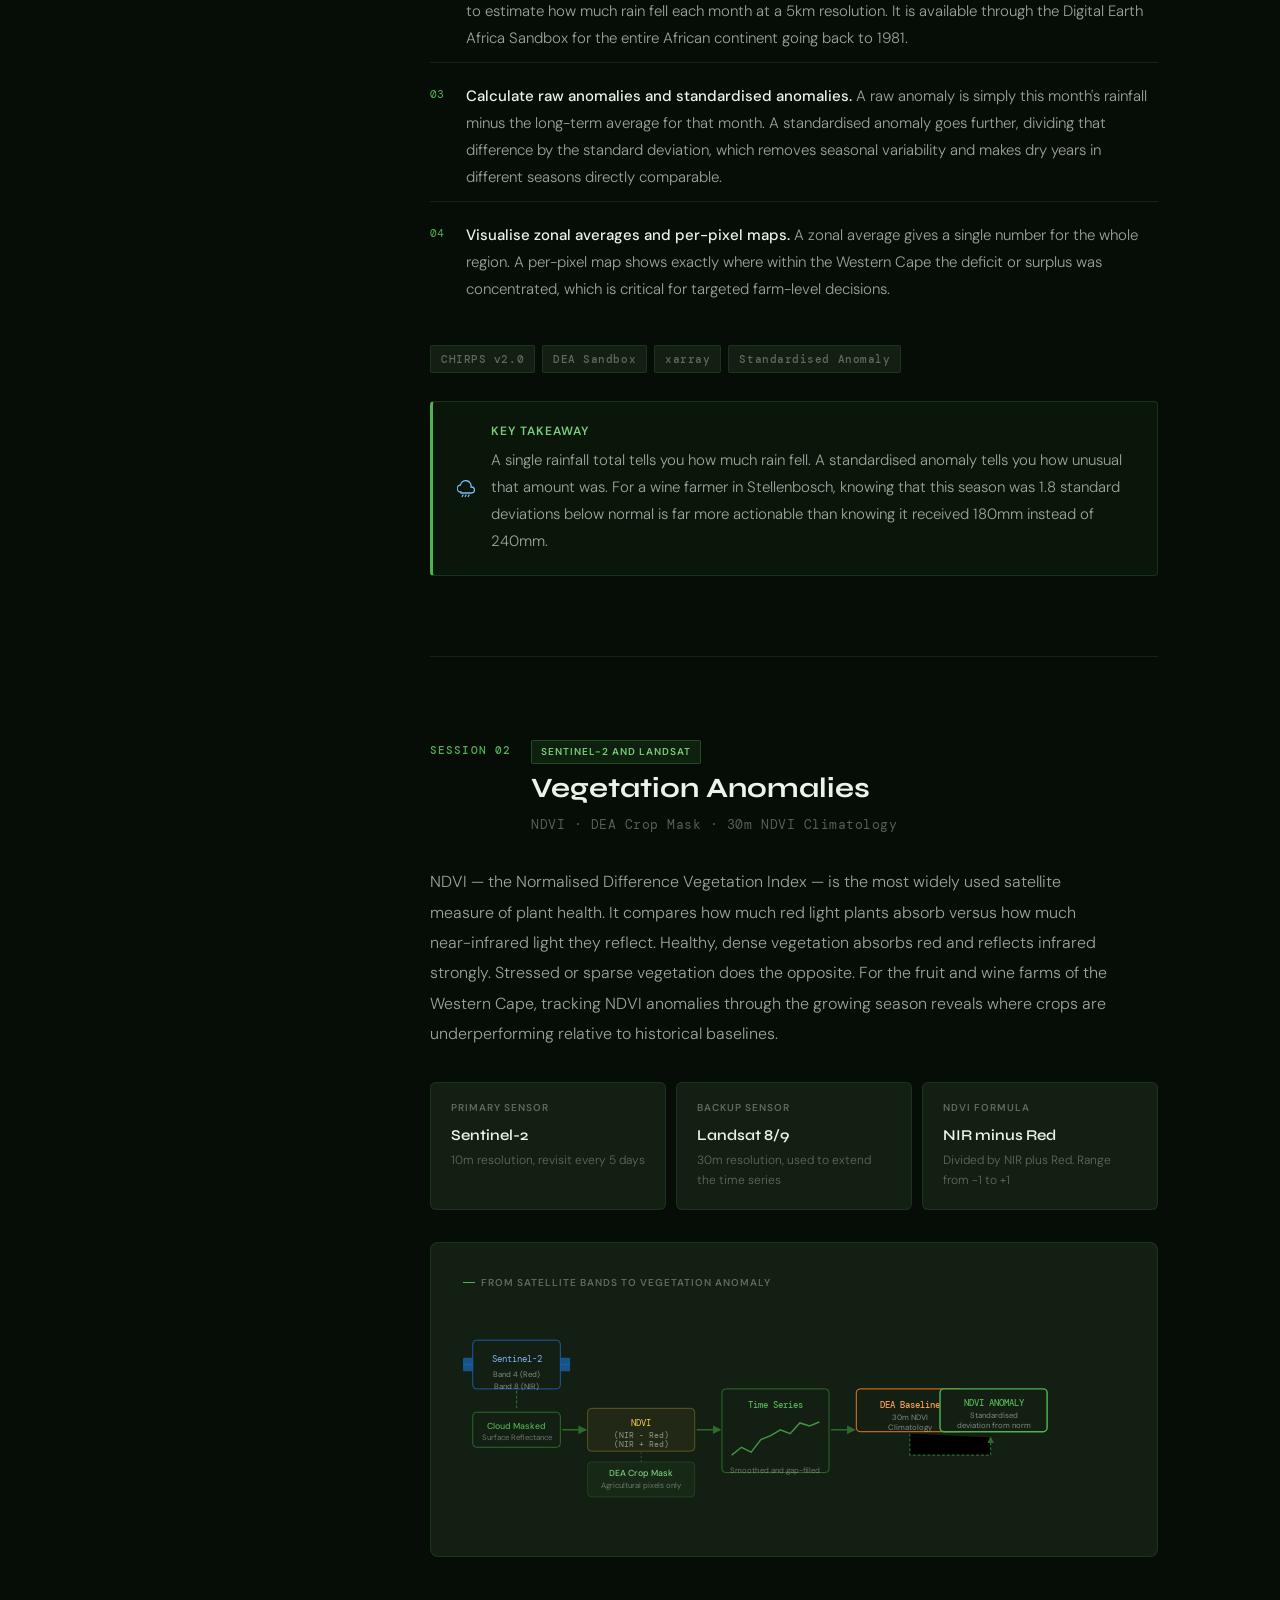
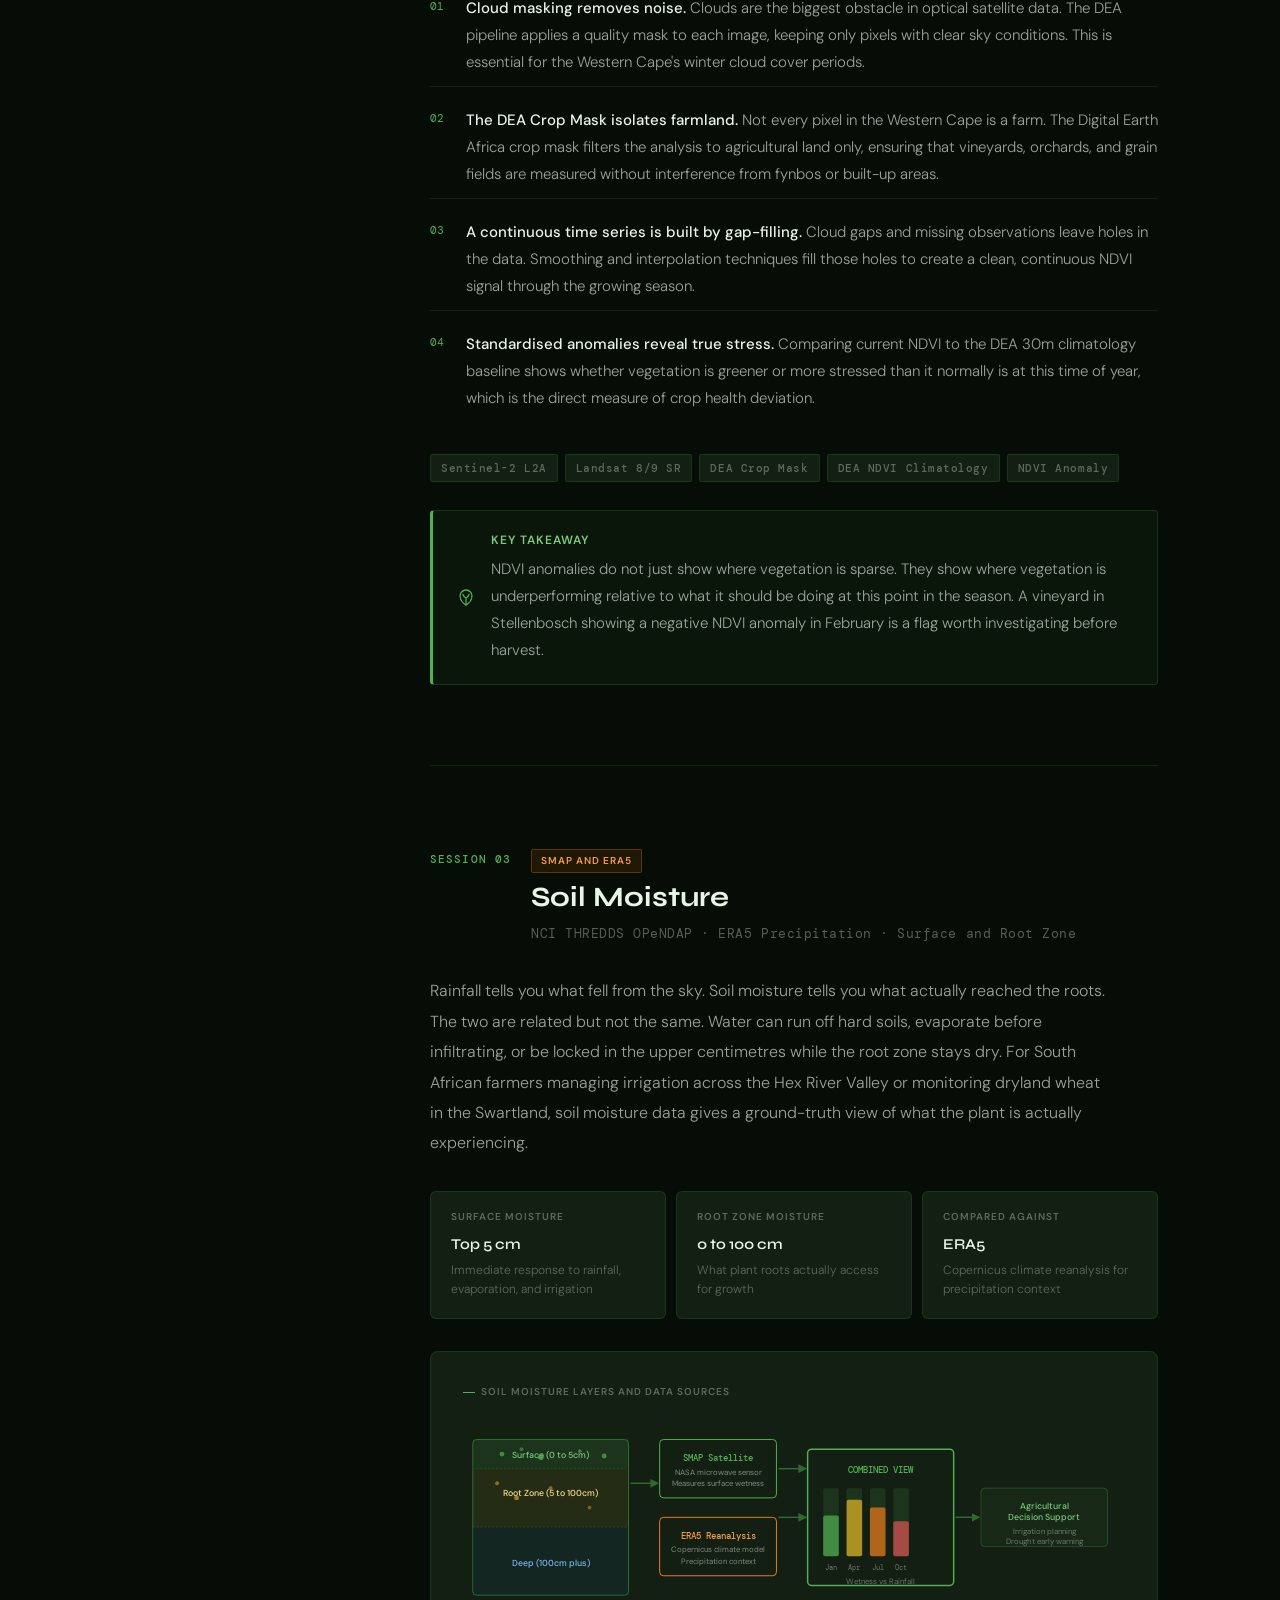
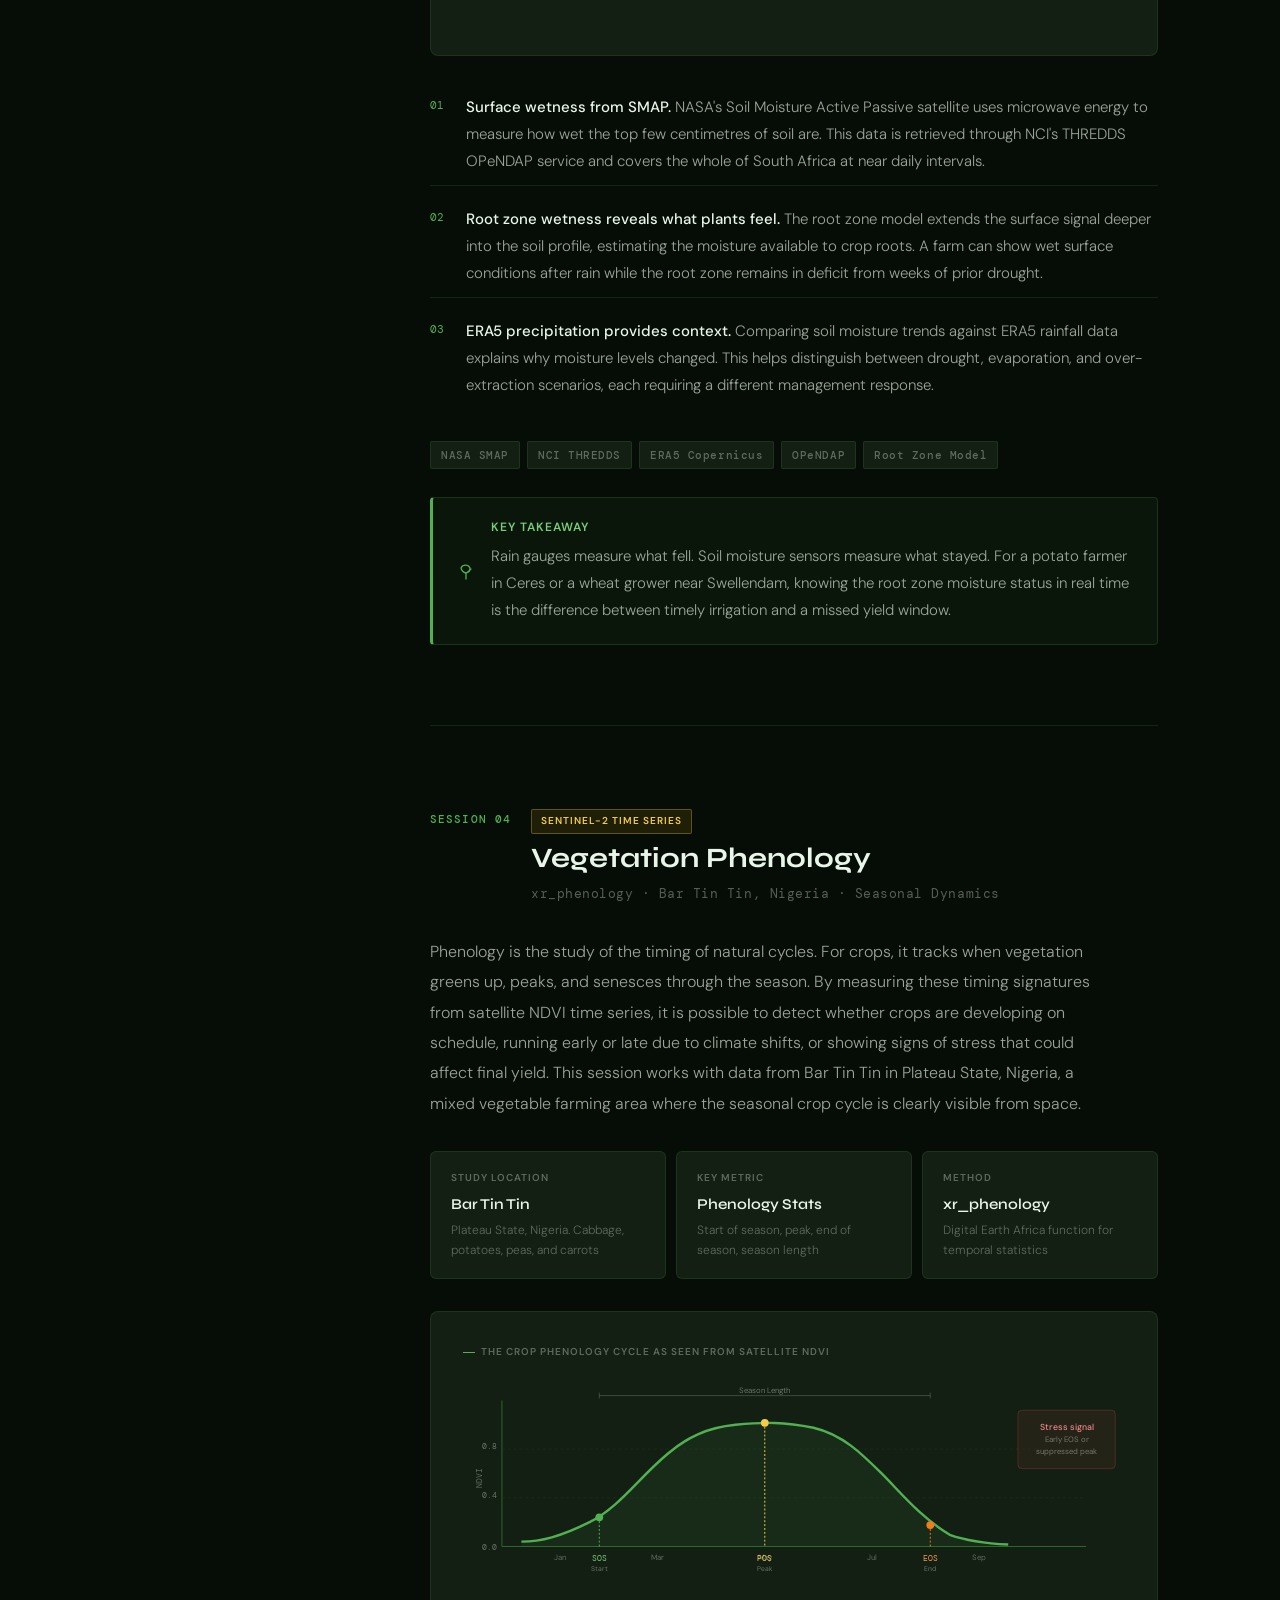
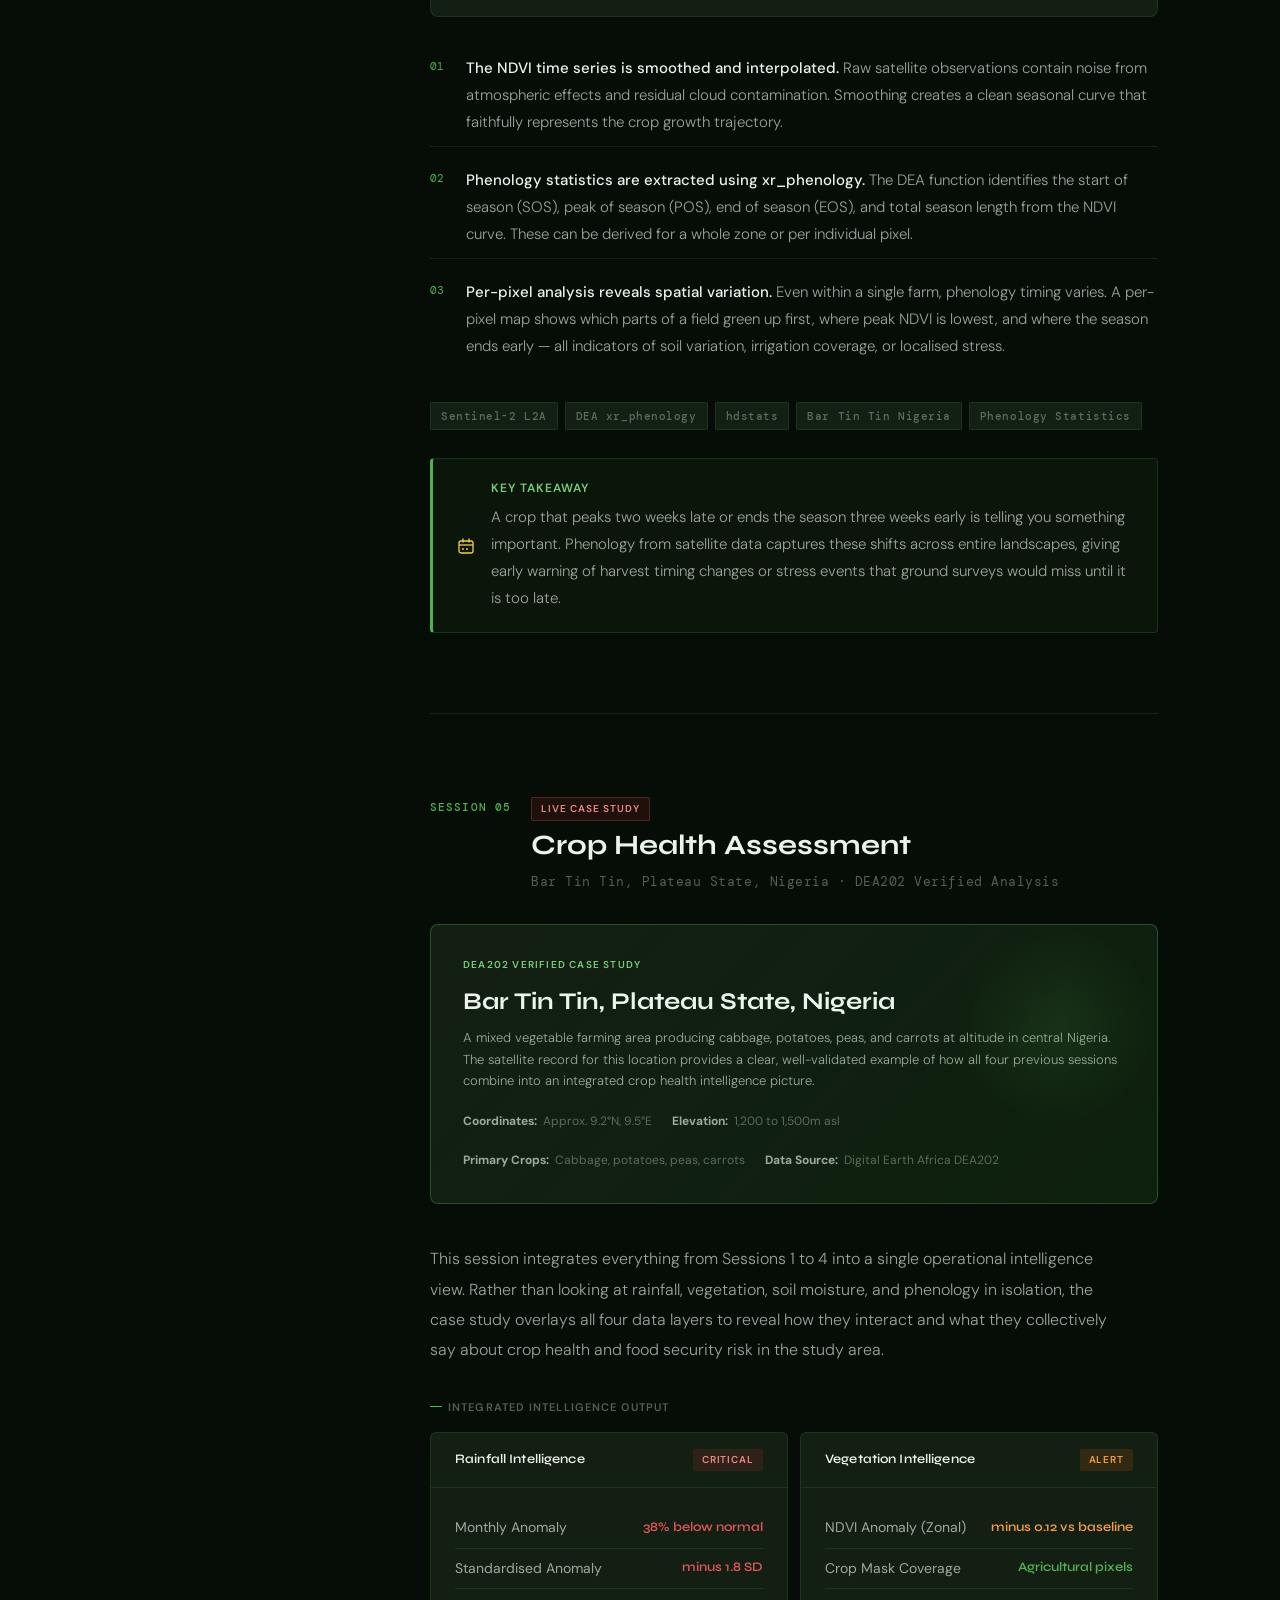
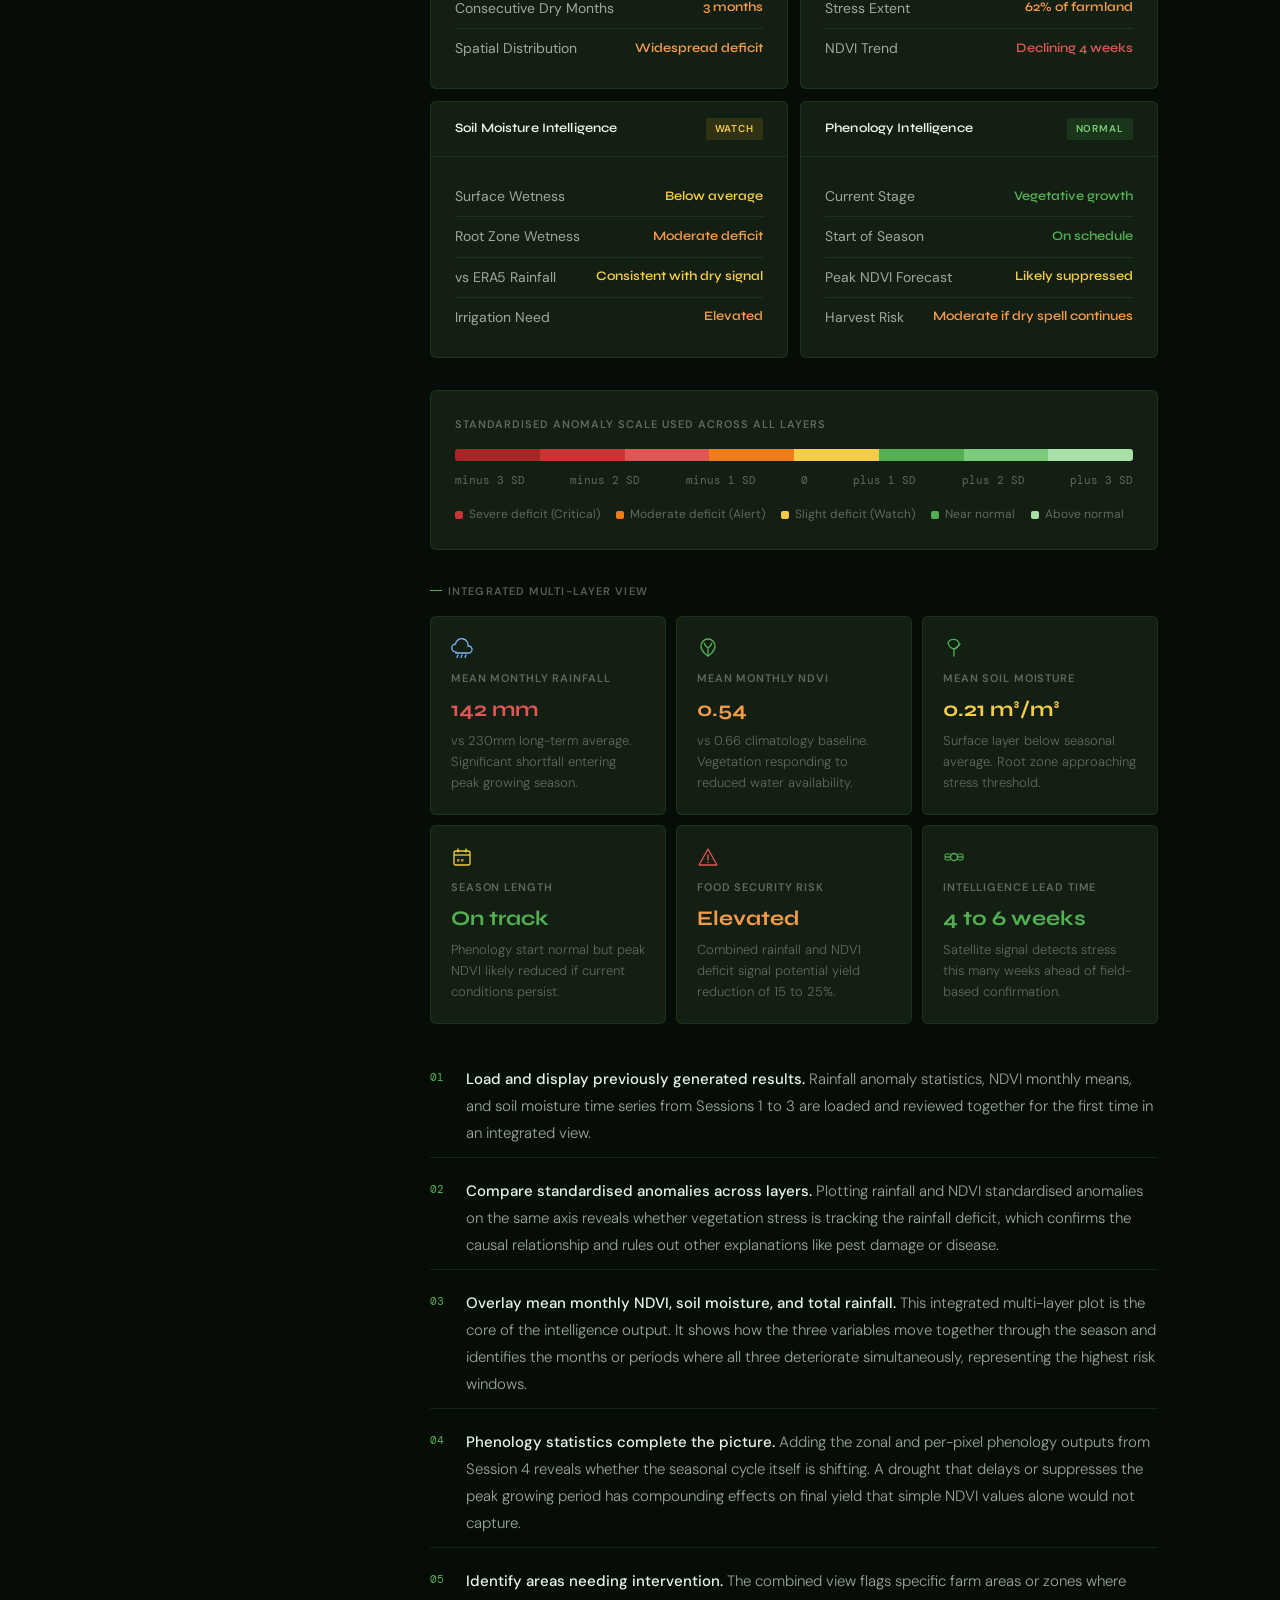
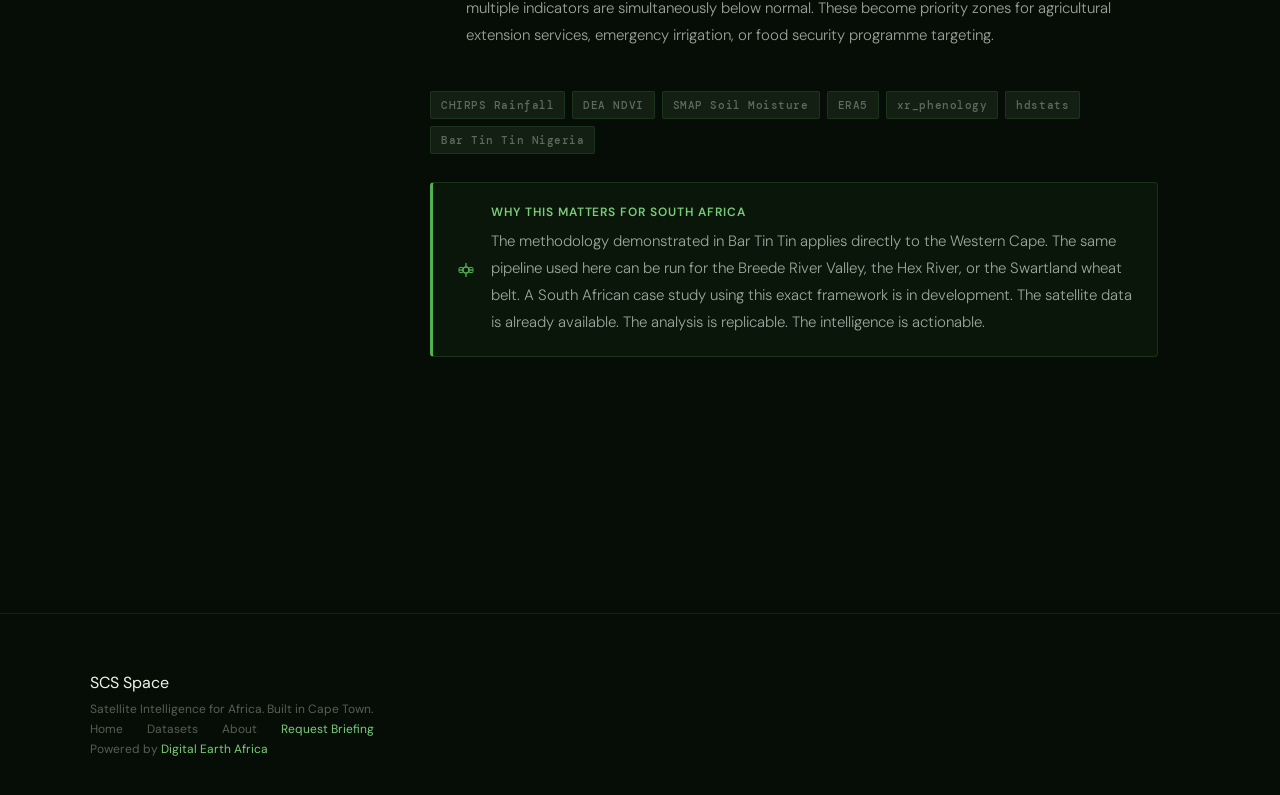
<file: agriculture.html>
<!DOCTYPE html>
<html lang="en">
<head>
<meta charset="UTF-8">
<meta name="viewport" content="width=device-width, initial-scale=1.0">
<title>Agriculture and Food Security | SCS Space</title>
<link rel="preconnect" href="https://fonts.googleapis.com">
<link rel="preconnect" href="https://fonts.gstatic.com" crossorigin>
<link href="https://fonts.googleapis.com/css2?family=Syne:wght@400;500;600;700;800&family=DM+Sans:wght@300;400;500&family=DM+Mono:wght@400;500&display=swap" rel="stylesheet">
<link rel="stylesheet" href="style.css">
</head>
<body>

<!-- NAV -->
<nav>
  <a href="index.html" class="nav-logo">
    <svg width="32" height="32" viewBox="0 0 34 34" fill="none">
      <circle cx="17" cy="17" r="15.5" stroke="#52b052" stroke-width="1.2"/>
      <circle cx="17" cy="17" r="3" fill="#52b052"/>
      <line x1="1.5" y1="17" x2="32.5" y2="17" stroke="#52b052" stroke-width="0.8" stroke-dasharray="2.5 2"/>
      <ellipse cx="17" cy="17" rx="15.5" ry="7" stroke="#52b052" stroke-width="0.6" stroke-dasharray="2 2"/>
      <rect x="7" y="5" width="4" height="7" rx="1" fill="#52b052" opacity="0.8"/>
      <rect x="23" y="5" width="4" height="7" rx="1" fill="#52b052" opacity="0.8"/>
      <line x1="7" y1="8.5" x2="27" y2="8.5" stroke="#52b052" stroke-width="1.2"/>
      <rect x="14.5" y="5.5" width="5" height="6" rx="1" fill="#52b052"/>
    </svg>
    <span class="nav-logo-text">SCS <span>Space</span></span>
  </a>
  <ul class="nav-links">
    <li><a href="index.html">Home</a></li>
    <li><a href="agriculture.html" class="active">Agriculture</a></li>
    <li><a href="#">Datasets</a></li>
    <li><a href="#">About</a></li>
    <li><a href="#" class="nav-cta">Request Briefing</a></li>
  </ul>
  <button class="nav-toggle" id="navToggle" aria-label="Open menu">
    <span></span><span></span><span></span>
  </button>
</nav>
<div class="nav-mobile" id="navMobile">
  <a href="index.html">Home</a>
  <a href="agriculture.html">Agriculture</a>
  <a href="#">Datasets</a>
  <a href="#">About</a>
  <a href="#">Request Briefing</a>
</div>


<!-- PAGE HERO -->
<div class="page-hero">
  <div class="page-hero-grid"></div>
  <div class="page-hero-glow"></div>
  <div class="page-hero-inner">
    <div class="breadcrumb">
      <a href="index.html">Home</a>
      <svg width="10" height="10" viewBox="0 0 10 10" fill="none"><path d="M3 2l3 3-3 3" stroke="currentColor" stroke-width="1.2" stroke-linecap="round" stroke-linejoin="round"/></svg>
      <span>Agriculture and Food Security</span>
    </div>
    <div class="page-hero-tag">Intelligence Module 1 of 6</div>
    <h1 class="page-hero-title">Agriculture and <span>Food Security</span></h1>
    <p class="page-hero-desc">Satellite-derived insights into crop health, rainfall patterns, soil moisture, and vegetation cycles across South Africa and the African continent. Powered by Digital Earth Africa and open satellite data.</p>
    <div class="hero-meta">
      <div class="hero-meta-item"><span class="hero-meta-dot" style="background:var(--g400)"></span><strong>Focus Area:</strong> Western Cape, South Africa</div>
      <div class="hero-meta-item"><span class="hero-meta-dot" style="background:var(--y300)"></span><strong>Case Study:</strong> Bar Tin Tin, Nigeria</div>
      <div class="hero-meta-item"><span class="hero-meta-dot" style="background:var(--o300)"></span><strong>Source:</strong> DEA202 Course</div>
      <div class="hero-meta-item"><span class="hero-meta-dot" style="background:var(--tm)"></span><strong>Sessions:</strong> 5</div>
    </div>
    <div class="session-nav">
      <a href="#session1" class="session-pill active"><span class="session-pill-num">S1</span><span>Rainfall Anomalies</span></a>
      <a href="#session2" class="session-pill"><span class="session-pill-num">S2</span><span>Vegetation Anomalies</span></a>
      <a href="#session3" class="session-pill"><span class="session-pill-num">S3</span><span>Soil Moisture</span></a>
      <a href="#session4" class="session-pill"><span class="session-pill-num">S4</span><span>Phenology</span></a>
      <a href="#session5" class="session-pill"><span class="session-pill-num">S5</span><span>Case Study</span></a>
    </div>
  </div>
</div>


<!-- BODY -->
<div class="page-body">
  <div class="two-col">

    <!-- SIDEBAR -->
    <aside class="sidebar">
      <div class="sidebar-title">Sessions</div>
      <div class="sidebar-links">
        <a href="#session1" class="sidebar-link active"><span class="sidebar-link-num">01</span>Rainfall Anomalies</a>
        <a href="#session2" class="sidebar-link"><span class="sidebar-link-num">02</span>Vegetation Anomalies</a>
        <a href="#session3" class="sidebar-link"><span class="sidebar-link-num">03</span>Soil Moisture</a>
        <a href="#session4" class="sidebar-link"><span class="sidebar-link-num">04</span>Vegetation Phenology</a>
        <a href="#session5" class="sidebar-link"><span class="sidebar-link-num">05</span>Case Study</a>
      </div>
      <div class="sidebar-divider"></div>
      <div class="sidebar-source">
        <strong>Data Sources</strong>
        CHIRPS Rainfall<br>
        Sentinel-2 (ESA)<br>
        Landsat 8 and 9<br>
        DEA Crop Mask<br>
        SMAP Soil Moisture<br>
        ERA5 (Copernicus)<br>
        DEA NDVI Climatology
      </div>
      <div class="sidebar-divider"></div>
      <div class="sidebar-source">
        <strong>Primary Focus</strong>
        Western Cape, South Africa<br>
        Stellenbosch and Breede River Valley
      </div>
      <div class="sidebar-divider"></div>
      <div class="sidebar-source">
        <strong>Case Study Location</strong>
        Bar Tin Tin, Plateau State<br>
        Nigeria (DEA202)
      </div>
    </aside>


    <!-- MAIN -->
    <main class="main-content">


      <!-- ═══ SESSION 1 ═══ -->
      <div class="session-block fade-in" id="session1">
        <div class="session-header">
          <span class="session-number">SESSION 01</span>
          <div class="session-header-text">
            <span class="session-tag tag-blue">CHIRPS Satellite Data</span>
            <h2 class="session-title">Rainfall Anomalies</h2>
            <div class="session-subtitle">CHIRPS Monthly Rainfall · Digital Earth Africa Sandbox</div>
          </div>
        </div>

        <p class="session-intro">The Western Cape is one of South Africa's most important agricultural regions, home to wine estates in Stellenbosch, fruit farms in the Hex River Valley, and wheat fields across the Swartland. All of it depends on rainfall. This session uses satellite-derived rainfall data to measure how much rain actually fell compared to the long-term average, and where across the landscape those differences were most severe.</p>

        <div class="measure-grid">
          <div class="measure-card">
            <div class="measure-card-label">Data Source</div>
            <div class="measure-card-value">CHIRPS</div>
            <div class="measure-card-note">Climate Hazards Group InfraRed Precipitation with Station data</div>
          </div>
          <div class="measure-card">
            <div class="measure-card-label">Spatial Resolution</div>
            <div class="measure-card-value">5 km</div>
            <div class="measure-card-note">Per pixel rainfall estimate across the landscape</div>
          </div>
          <div class="measure-card">
            <div class="measure-card-label">What is measured</div>
            <div class="measure-card-value">mm deviation</div>
            <div class="measure-card-note">Difference from the long-term monthly mean rainfall</div>
          </div>
        </div>

        <!-- DIAGRAM: Rainfall anomaly flow -->
        <div class="diagram-wrap">
          <div class="diagram-label">How rainfall anomalies are calculated</div>
          <svg viewBox="0 0 680 200" width="100%" xmlns="http://www.w3.org/2000/svg">
            <!-- Step boxes -->
            <!-- Step 1 -->
            <rect x="10" y="60" width="120" height="80" rx="5" fill="#131f13" stroke="#2d6b2d" stroke-width="1"/>
            <text x="70" y="88" text-anchor="middle" font-size="9" fill="#52b052" font-family="DM Mono,monospace" font-weight="500">STEP 1</text>
            <text x="70" y="106" text-anchor="middle" font-size="10" fill="#eaf5ea" font-family="DM Sans,sans-serif" font-weight="500">Define Area</text>
            <text x="70" y="120" text-anchor="middle" font-size="9" fill="rgba(234,245,234,0.5)" font-family="DM Sans,sans-serif">Western Cape</text>
            <text x="70" y="132" text-anchor="middle" font-size="9" fill="rgba(234,245,234,0.5)" font-family="DM Sans,sans-serif">and time range</text>
            <!-- Arrow -->
            <path d="M132 100 L152 100" stroke="#2d6b2d" stroke-width="1.5" marker-end="url(#arr)"/>
            <!-- Step 2 -->
            <rect x="154" y="60" width="120" height="80" rx="5" fill="#131f13" stroke="#2d6b2d" stroke-width="1"/>
            <text x="214" y="88" text-anchor="middle" font-size="9" fill="#52b052" font-family="DM Mono,monospace" font-weight="500">STEP 2</text>
            <text x="214" y="106" text-anchor="middle" font-size="10" fill="#eaf5ea" font-family="DM Sans,sans-serif" font-weight="500">Load CHIRPS</text>
            <text x="214" y="120" text-anchor="middle" font-size="9" fill="rgba(234,245,234,0.5)" font-family="DM Sans,sans-serif">Monthly rainfall</text>
            <text x="214" y="132" text-anchor="middle" font-size="9" fill="rgba(234,245,234,0.5)" font-family="DM Sans,sans-serif">from DEA Sandbox</text>
            <!-- Arrow -->
            <path d="M276 100 L296 100" stroke="#2d6b2d" stroke-width="1.5" marker-end="url(#arr)"/>
            <!-- Step 3 -->
            <rect x="298" y="60" width="120" height="80" rx="5" fill="#131f13" stroke="#f5cc47" stroke-width="1"/>
            <text x="358" y="88" text-anchor="middle" font-size="9" fill="#f5cc47" font-family="DM Mono,monospace" font-weight="500">STEP 3</text>
            <text x="358" y="106" text-anchor="middle" font-size="10" fill="#eaf5ea" font-family="DM Sans,sans-serif" font-weight="500">Calculate</text>
            <text x="358" y="120" text-anchor="middle" font-size="9" fill="rgba(234,245,234,0.5)" font-family="DM Sans,sans-serif">Subtract long-term</text>
            <text x="358" y="132" text-anchor="middle" font-size="9" fill="rgba(234,245,234,0.5)" font-family="DM Sans,sans-serif">mean, divide by SD</text>
            <!-- Arrow -->
            <path d="M420 100 L440 100" stroke="#2d6b2d" stroke-width="1.5" marker-end="url(#arr)"/>
            <!-- Step 4 -->
            <rect x="442" y="60" width="120" height="80" rx="5" fill="#131f13" stroke="#52b052" stroke-width="1.5"/>
            <text x="502" y="88" text-anchor="middle" font-size="9" fill="#52b052" font-family="DM Mono,monospace" font-weight="500">OUTPUT</text>
            <text x="502" y="106" text-anchor="middle" font-size="10" fill="#eaf5ea" font-family="DM Sans,sans-serif" font-weight="500">Anomaly Map</text>
            <text x="502" y="120" text-anchor="middle" font-size="9" fill="rgba(234,245,234,0.5)" font-family="DM Sans,sans-serif">Zonal averages</text>
            <text x="502" y="132" text-anchor="middle" font-size="9" fill="rgba(234,245,234,0.5)" font-family="DM Sans,sans-serif">and per-pixel maps</text>
            <!-- Formula box -->
            <rect x="580" y="70" width="90" height="60" rx="5" fill="rgba(245,204,71,0.06)" stroke="rgba(245,204,71,0.3)" stroke-width="1"/>
            <text x="625" y="94" text-anchor="middle" font-size="9" fill="#f5cc47" font-family="DM Mono,monospace">Formula</text>
            <text x="625" y="108" text-anchor="middle" font-size="9" fill="rgba(234,245,234,0.6)" font-family="DM Mono,monospace">(X - mean)</text>
            <text x="625" y="120" text-anchor="middle" font-size="9" fill="rgba(234,245,234,0.6)" font-family="DM Mono,monospace">———————</text>
            <text x="625" y="132" text-anchor="middle" font-size="9" fill="rgba(234,245,234,0.6)" font-family="DM Mono,monospace">std dev</text>
            <defs>
              <marker id="arr" markerWidth="6" markerHeight="6" refX="5" refY="3" orient="auto">
                <path d="M0,0 L6,3 L0,6 Z" fill="#2d6b2d"/>
              </marker>
            </defs>
          </svg>
        </div>

        <div class="steps-list">
          <div class="step-item"><span class="step-num">01</span><span class="step-text"><strong>Define the study area and time period.</strong> For the Western Cape, this means selecting a bounding box that captures the major farming zones around Stellenbosch, Paarl, and the Breede River Valley, then choosing a season of interest such as the winter rainfall window from May to September.</span></div>
          <div class="step-item"><span class="step-num">02</span><span class="step-text"><strong>Load CHIRPS monthly rainfall data.</strong> CHIRPS blends satellite infrared data with ground station records to estimate how much rain fell each month at a 5km resolution. It is available through the Digital Earth Africa Sandbox for the entire African continent going back to 1981.</span></div>
          <div class="step-item"><span class="step-num">03</span><span class="step-text"><strong>Calculate raw anomalies and standardised anomalies.</strong> A raw anomaly is simply this month's rainfall minus the long-term average for that month. A standardised anomaly goes further, dividing that difference by the standard deviation, which removes seasonal variability and makes dry years in different seasons directly comparable.</span></div>
          <div class="step-item"><span class="step-num">04</span><span class="step-text"><strong>Visualise zonal averages and per-pixel maps.</strong> A zonal average gives a single number for the whole region. A per-pixel map shows exactly where within the Western Cape the deficit or surplus was concentrated, which is critical for targeted farm-level decisions.</span></div>
        </div>

        <div class="source-chips">
          <span class="chip">CHIRPS v2.0</span><span class="chip">DEA Sandbox</span><span class="chip">xarray</span><span class="chip">Standardised Anomaly</span>
        </div>

        <div class="takeaway">
          <span class="takeaway-icon"><svg width="18" height="18" viewBox="0 0 18 18" fill="none"><path d="M4 12a3.5 3.5 0 01-.5-7A4.5 4.5 0 0114 7h.5a3 3 0 010 6H4z" stroke="#7ab8f5" stroke-width="1.3" stroke-linecap="round"/><path d="M6 15l-.8 1.5M9 15l-.8 1.5M12 15l-.8 1.5" stroke="#7ab8f5" stroke-width="1.3" stroke-linecap="round"/></svg></span>
          <div class="takeaway-body">
            <div class="takeaway-title">Key Takeaway</div>
            <div class="takeaway-text">A single rainfall total tells you how much rain fell. A standardised anomaly tells you how unusual that amount was. For a wine farmer in Stellenbosch, knowing that this season was 1.8 standard deviations below normal is far more actionable than knowing it received 180mm instead of 240mm.</div>
          </div>
        </div>
      </div>


      <!-- ═══ SESSION 2 ═══ -->
      <div class="session-block fade-in" id="session2">
        <div class="session-header">
          <span class="session-number">SESSION 02</span>
          <div class="session-header-text">
            <span class="session-tag tag-green">Sentinel-2 and Landsat</span>
            <h2 class="session-title">Vegetation Anomalies</h2>
            <div class="session-subtitle">NDVI · DEA Crop Mask · 30m NDVI Climatology</div>
          </div>
        </div>

        <p class="session-intro">NDVI — the Normalised Difference Vegetation Index — is the most widely used satellite measure of plant health. It compares how much red light plants absorb versus how much near-infrared light they reflect. Healthy, dense vegetation absorbs red and reflects infrared strongly. Stressed or sparse vegetation does the opposite. For the fruit and wine farms of the Western Cape, tracking NDVI anomalies through the growing season reveals where crops are underperforming relative to historical baselines.</p>

        <div class="measure-grid">
          <div class="measure-card">
            <div class="measure-card-label">Primary Sensor</div>
            <div class="measure-card-value">Sentinel-2</div>
            <div class="measure-card-note">10m resolution, revisit every 5 days</div>
          </div>
          <div class="measure-card">
            <div class="measure-card-label">Backup Sensor</div>
            <div class="measure-card-value">Landsat 8/9</div>
            <div class="measure-card-note">30m resolution, used to extend the time series</div>
          </div>
          <div class="measure-card">
            <div class="measure-card-label">NDVI Formula</div>
            <div class="measure-card-value">NIR minus Red</div>
            <div class="measure-card-note">Divided by NIR plus Red. Range from -1 to +1</div>
          </div>
        </div>

        <!-- DIAGRAM: NDVI derivation -->
        <div class="diagram-wrap">
          <div class="diagram-label">From satellite bands to vegetation anomaly</div>
          <svg viewBox="0 0 680 210" width="100%" xmlns="http://www.w3.org/2000/svg">
            <!-- Sentinel-2 satellite icon -->
            <rect x="10" y="30" width="90" height="50" rx="4" fill="#131f13" stroke="#185fa5" stroke-width="1"/>
            <line x1="10" y1="55" x2="0" y2="55" stroke="#185fa5" stroke-width="1.5"/>
            <line x1="100" y1="55" x2="110" y2="55" stroke="#185fa5" stroke-width="1.5"/>
            <rect x="0" y="48" width="10" height="14" rx="1" fill="#185fa5" opacity="0.8"/>
            <rect x="100" y="48" width="10" height="14" rx="1" fill="#185fa5" opacity="0.8"/>
            <text x="55" y="52" text-anchor="middle" font-size="9" fill="#7ab8f5" font-family="DM Mono,monospace">Sentinel-2</text>
            <text x="55" y="68" text-anchor="middle" font-size="8" fill="rgba(234,245,234,0.5)" font-family="DM Sans,sans-serif">Band 4 (Red)</text>
            <text x="55" y="80" text-anchor="middle" font-size="8" fill="rgba(234,245,234,0.5)" font-family="DM Sans,sans-serif">Band 8 (NIR)</text>
            <!-- Arrow down to cloud mask -->
            <path d="M55 82 L55 102" stroke="#2d6b2d" stroke-width="1.2" stroke-dasharray="3 2"/>
            <!-- Cloud mask box -->
            <rect x="10" y="104" width="90" height="36" rx="4" fill="#131f13" stroke="#2d6b2d" stroke-width="1"/>
            <text x="55" y="121" text-anchor="middle" font-size="9" fill="#52b052" font-family="DM Sans,sans-serif" font-weight="500">Cloud Masked</text>
            <text x="55" y="133" text-anchor="middle" font-size="8" fill="rgba(234,245,234,0.4)" font-family="DM Sans,sans-serif">Surface Reflectance</text>
            <!-- Arrow right -->
            <path d="M102 122 L126 122" stroke="#2d6b2d" stroke-width="1.5" marker-end="url(#arr2)"/>
            <!-- NDVI calc -->
            <rect x="128" y="100" width="110" height="44" rx="4" fill="rgba(245,204,71,0.06)" stroke="rgba(245,204,71,0.3)" stroke-width="1"/>
            <text x="183" y="118" text-anchor="middle" font-size="9" fill="#f5cc47" font-family="DM Mono,monospace">NDVI</text>
            <text x="183" y="130" text-anchor="middle" font-size="8" fill="rgba(234,245,234,0.55)" font-family="DM Mono,monospace">(NIR - Red)</text>
            <text x="183" y="140" text-anchor="middle" font-size="8" fill="rgba(234,245,234,0.55)" font-family="DM Mono,monospace">(NIR + Red)</text>
            <!-- Arrow right -->
            <path d="M240 122 L264 122" stroke="#2d6b2d" stroke-width="1.5" marker-end="url(#arr2)"/>
            <!-- Time series -->
            <rect x="266" y="80" width="110" height="86" rx="4" fill="#131f13" stroke="#2d6b2d" stroke-width="1"/>
            <text x="321" y="100" text-anchor="middle" font-size="9" fill="#52b052" font-family="DM Mono,monospace" font-weight="500">Time Series</text>
            <!-- Mini sparkline -->
            <polyline points="276,148 286,140 296,145 306,132 316,128 326,122 336,126 346,115 356,118 366,114" fill="none" stroke="#52b052" stroke-width="1.5" opacity="0.8"/>
            <text x="321" y="166" text-anchor="middle" font-size="8" fill="rgba(234,245,234,0.4)" font-family="DM Sans,sans-serif">Smoothed and gap-filled</text>
            <!-- Arrow right -->
            <path d="M378 122 L402 122" stroke="#2d6b2d" stroke-width="1.5" marker-end="url(#arr2)"/>
            <!-- DEA baseline -->
            <rect x="404" y="80" width="110" height="44" rx="4" fill="#131f13" stroke="#f07c1a" stroke-width="1"/>
            <text x="459" y="100" text-anchor="middle" font-size="9" fill="#f59c4a" font-family="DM Mono,monospace" font-weight="500">DEA Baseline</text>
            <text x="459" y="112" text-anchor="middle" font-size="8" fill="rgba(234,245,234,0.5)" font-family="DM Sans,sans-serif">30m NDVI</text>
            <text x="459" y="122" text-anchor="middle" font-size="8" fill="rgba(234,245,234,0.5)" font-family="DM Sans,sans-serif">Climatology</text>
            <!-- Arrow down and right -->
            <path d="M459 126 L459 148 L542 148 L542 130" stroke="#2d6b2d" stroke-width="1.2" stroke-dasharray="3 2" marker-end="url(#arr2)"/>
            <!-- Anomaly output -->
            <rect x="490" y="80" width="110" height="44" rx="4" fill="#131f13" stroke="#52b052" stroke-width="1.5"/>
            <text x="545" y="98" text-anchor="middle" font-size="9" fill="#52b052" font-family="DM Mono,monospace" font-weight="500">NDVI ANOMALY</text>
            <text x="545" y="110" text-anchor="middle" font-size="8" fill="rgba(234,245,234,0.5)" font-family="DM Sans,sans-serif">Standardised</text>
            <text x="545" y="120" text-anchor="middle" font-size="8" fill="rgba(234,245,234,0.5)" font-family="DM Sans,sans-serif">deviation from norm</text>
            <!-- Crop mask note -->
            <rect x="128" y="155" width="110" height="36" rx="4" fill="rgba(82,176,82,0.06)" stroke="rgba(82,176,82,0.2)" stroke-width="1"/>
            <text x="183" y="170" text-anchor="middle" font-size="9" fill="#7acc7a" font-family="DM Sans,sans-serif" font-weight="500">DEA Crop Mask</text>
            <text x="183" y="182" text-anchor="middle" font-size="8" fill="rgba(234,245,234,0.4)" font-family="DM Sans,sans-serif">Agricultural pixels only</text>
            <path d="M183 155 L183 144" stroke="rgba(82,176,82,0.4)" stroke-width="1" stroke-dasharray="2 2"/>
            <defs>
              <marker id="arr2" markerWidth="6" markerHeight="6" refX="5" refY="3" orient="auto">
                <path d="M0,0 L6,3 L0,6 Z" fill="#2d6b2d"/>
              </marker>
            </defs>
          </svg>
        </div>

        <div class="steps-list">
          <div class="step-item"><span class="step-num">01</span><span class="step-text"><strong>Cloud masking removes noise.</strong> Clouds are the biggest obstacle in optical satellite data. The DEA pipeline applies a quality mask to each image, keeping only pixels with clear sky conditions. This is essential for the Western Cape's winter cloud cover periods.</span></div>
          <div class="step-item"><span class="step-num">02</span><span class="step-text"><strong>The DEA Crop Mask isolates farmland.</strong> Not every pixel in the Western Cape is a farm. The Digital Earth Africa crop mask filters the analysis to agricultural land only, ensuring that vineyards, orchards, and grain fields are measured without interference from fynbos or built-up areas.</span></div>
          <div class="step-item"><span class="step-num">03</span><span class="step-text"><strong>A continuous time series is built by gap-filling.</strong> Cloud gaps and missing observations leave holes in the data. Smoothing and interpolation techniques fill those holes to create a clean, continuous NDVI signal through the growing season.</span></div>
          <div class="step-item"><span class="step-num">04</span><span class="step-text"><strong>Standardised anomalies reveal true stress.</strong> Comparing current NDVI to the DEA 30m climatology baseline shows whether vegetation is greener or more stressed than it normally is at this time of year, which is the direct measure of crop health deviation.</span></div>
        </div>

        <div class="source-chips">
          <span class="chip">Sentinel-2 L2A</span><span class="chip">Landsat 8/9 SR</span><span class="chip">DEA Crop Mask</span><span class="chip">DEA NDVI Climatology</span><span class="chip">NDVI Anomaly</span>
        </div>

        <div class="takeaway">
          <span class="takeaway-icon"><svg width="18" height="18" viewBox="0 0 18 18" fill="none"><path d="M9 16C9 16 3 12.5 3 7a6 6 0 0112 0c0 5.5-6 9-6 9z" stroke="#52b052" stroke-width="1.3" stroke-linecap="round"/><path d="M9 16V9M9 9C9 9 6.5 7.5 6 5.5M9 9c0 0 2.5-1.5 3-3.5" stroke="#52b052" stroke-width="1.3" stroke-linecap="round"/></svg></span>
          <div class="takeaway-body">
            <div class="takeaway-title">Key Takeaway</div>
            <div class="takeaway-text">NDVI anomalies do not just show where vegetation is sparse. They show where vegetation is underperforming relative to what it should be doing at this point in the season. A vineyard in Stellenbosch showing a negative NDVI anomaly in February is a flag worth investigating before harvest.</div>
          </div>
        </div>
      </div>


      <!-- ═══ SESSION 3 ═══ -->
      <div class="session-block fade-in" id="session3">
        <div class="session-header">
          <span class="session-number">SESSION 03</span>
          <div class="session-header-text">
            <span class="session-tag tag-orange">SMAP and ERA5</span>
            <h2 class="session-title">Soil Moisture</h2>
            <div class="session-subtitle">NCI THREDDS OPeNDAP · ERA5 Precipitation · Surface and Root Zone</div>
          </div>
        </div>

        <p class="session-intro">Rainfall tells you what fell from the sky. Soil moisture tells you what actually reached the roots. The two are related but not the same. Water can run off hard soils, evaporate before infiltrating, or be locked in the upper centimetres while the root zone stays dry. For South African farmers managing irrigation across the Hex River Valley or monitoring dryland wheat in the Swartland, soil moisture data gives a ground-truth view of what the plant is actually experiencing.</p>

        <div class="measure-grid">
          <div class="measure-card">
            <div class="measure-card-label">Surface Moisture</div>
            <div class="measure-card-value">Top 5 cm</div>
            <div class="measure-card-note">Immediate response to rainfall, evaporation, and irrigation</div>
          </div>
          <div class="measure-card">
            <div class="measure-card-label">Root Zone Moisture</div>
            <div class="measure-card-value">0 to 100 cm</div>
            <div class="measure-card-note">What plant roots actually access for growth</div>
          </div>
          <div class="measure-card">
            <div class="measure-card-label">Compared Against</div>
            <div class="measure-card-value">ERA5</div>
            <div class="measure-card-note">Copernicus climate reanalysis for precipitation context</div>
          </div>
        </div>

        <!-- DIAGRAM: Soil moisture layers -->
        <div class="diagram-wrap">
          <div class="diagram-label">Soil moisture layers and data sources</div>
          <svg viewBox="0 0 680 200" width="100%" xmlns="http://www.w3.org/2000/svg">
            <!-- Soil profile cross-section -->
            <rect x="10" y="20" width="160" height="160" rx="4" fill="#131f13" stroke="#2d6b2d" stroke-width="1"/>
            <!-- Layers -->
            <rect x="10" y="20" width="160" height="30" rx="4" fill="rgba(82,176,82,0.15)" stroke="none"/>
            <text x="90" y="39" text-anchor="middle" font-size="9" fill="#7acc7a" font-family="DM Sans,sans-serif" font-weight="500">Surface (0 to 5cm)</text>
            <rect x="10" y="50" width="160" height="60" rx="0" fill="rgba(232,184,37,0.08)" stroke="none"/>
            <text x="90" y="78" text-anchor="middle" font-size="9" fill="#f9e08a" font-family="DM Sans,sans-serif" font-weight="500">Root Zone (5 to 100cm)</text>
            <rect x="10" y="110" width="160" height="70" rx="0" fill="rgba(24,95,165,0.1)" stroke="none"/>
            <text x="90" y="150" text-anchor="middle" font-size="9" fill="#7ab8f5" font-family="DM Sans,sans-serif" font-weight="500">Deep (100cm plus)</text>
            <!-- Layer lines -->
            <line x1="10" y1="50" x2="170" y2="50" stroke="#2d6b2d" stroke-width="0.5" stroke-dasharray="2 2"/>
            <line x1="10" y1="110" x2="170" y2="110" stroke="#2d6b2d" stroke-width="0.5" stroke-dasharray="2 2"/>
            <!-- Moisture dots in surface -->
            <circle cx="40" cy="35" r="2.5" fill="#52b052" opacity="0.7"/>
            <circle cx="60" cy="30" r="2" fill="#52b052" opacity="0.5"/>
            <circle cx="80" cy="38" r="3" fill="#52b052" opacity="0.8"/>
            <circle cx="120" cy="32" r="2" fill="#52b052" opacity="0.6"/>
            <circle cx="145" cy="37" r="2.5" fill="#52b052" opacity="0.7"/>
            <!-- Moisture dots in root zone -->
            <circle cx="35" cy="65" r="2" fill="#e8b825" opacity="0.5"/>
            <circle cx="55" cy="80" r="2.5" fill="#e8b825" opacity="0.6"/>
            <circle cx="90" cy="70" r="2" fill="#e8b825" opacity="0.5"/>
            <circle cx="130" cy="90" r="2" fill="#e8b825" opacity="0.4"/>
            <!-- Arrow right to SMAP box -->
            <path d="M172 65 L200 65" stroke="#2d6b2d" stroke-width="1.5" marker-end="url(#arr3)"/>
            <!-- SMAP box -->
            <rect x="202" y="20" width="120" height="60" rx="4" fill="#131f13" stroke="#52b052" stroke-width="1"/>
            <text x="262" y="42" text-anchor="middle" font-size="9" fill="#52b052" font-family="DM Mono,monospace" font-weight="500">SMAP Satellite</text>
            <text x="262" y="56" text-anchor="middle" font-size="8" fill="rgba(234,245,234,0.5)" font-family="DM Sans,sans-serif">NASA microwave sensor</text>
            <text x="262" y="68" text-anchor="middle" font-size="8" fill="rgba(234,245,234,0.5)" font-family="DM Sans,sans-serif">Measures surface wetness</text>
            <!-- ERA5 box -->
            <rect x="202" y="100" width="120" height="60" rx="4" fill="#131f13" stroke="#f07c1a" stroke-width="1"/>
            <text x="262" y="122" text-anchor="middle" font-size="9" fill="#f59c4a" font-family="DM Mono,monospace" font-weight="500">ERA5 Reanalysis</text>
            <text x="262" y="136" text-anchor="middle" font-size="8" fill="rgba(234,245,234,0.5)" font-family="DM Sans,sans-serif">Copernicus climate model</text>
            <text x="262" y="148" text-anchor="middle" font-size="8" fill="rgba(234,245,234,0.5)" font-family="DM Sans,sans-serif">Precipitation context</text>
            <!-- Arrow right -->
            <path d="M324 100 L352 100" stroke="#2d6b2d" stroke-width="1.5" marker-end="url(#arr3)"/>
            <path d="M324 50 L352 50" stroke="#2d6b2d" stroke-width="1.5" marker-end="url(#arr3)"/>
            <!-- Combined output -->
            <rect x="354" y="30" width="150" height="140" rx="4" fill="#131f13" stroke="#52b052" stroke-width="1.5"/>
            <text x="429" y="54" text-anchor="middle" font-size="9" fill="#52b052" font-family="DM Mono,monospace" font-weight="500">COMBINED VIEW</text>
            <!-- Bar chart inside -->
            <rect x="370" y="70" width="16" height="70" rx="2" fill="rgba(82,176,82,0.15)"/>
            <rect x="370" y="98" width="16" height="42" rx="2" fill="#52b052" opacity="0.7"/>
            <rect x="394" y="70" width="16" height="70" rx="2" fill="rgba(82,176,82,0.15)"/>
            <rect x="394" y="82" width="16" height="58" rx="2" fill="#e8b825" opacity="0.7"/>
            <rect x="418" y="70" width="16" height="70" rx="2" fill="rgba(82,176,82,0.15)"/>
            <rect x="418" y="90" width="16" height="50" rx="2" fill="#f07c1a" opacity="0.7"/>
            <rect x="442" y="70" width="16" height="70" rx="2" fill="rgba(82,176,82,0.15)"/>
            <rect x="442" y="104" width="16" height="36" rx="2" fill="#e05555" opacity="0.7"/>
            <text x="378" y="154" text-anchor="middle" font-size="7" fill="rgba(234,245,234,0.4)" font-family="DM Mono,monospace">Jan</text>
            <text x="402" y="154" text-anchor="middle" font-size="7" fill="rgba(234,245,234,0.4)" font-family="DM Mono,monospace">Apr</text>
            <text x="426" y="154" text-anchor="middle" font-size="7" fill="rgba(234,245,234,0.4)" font-family="DM Mono,monospace">Jul</text>
            <text x="450" y="154" text-anchor="middle" font-size="7" fill="rgba(234,245,234,0.4)" font-family="DM Mono,monospace">Oct</text>
            <text x="429" y="168" text-anchor="middle" font-size="8" fill="rgba(234,245,234,0.4)" font-family="DM Sans,sans-serif">Wetness vs Rainfall</text>
            <!-- Arrow -->
            <path d="M506 100 L530 100" stroke="#2d6b2d" stroke-width="1.5" marker-end="url(#arr3)"/>
            <!-- Decision box -->
            <rect x="532" y="70" width="130" height="60" rx="4" fill="rgba(82,176,82,0.06)" stroke="rgba(82,176,82,0.3)" stroke-width="1"/>
            <text x="597" y="91" text-anchor="middle" font-size="9" fill="#7acc7a" font-family="DM Sans,sans-serif" font-weight="500">Agricultural</text>
            <text x="597" y="103" text-anchor="middle" font-size="9" fill="#7acc7a" font-family="DM Sans,sans-serif" font-weight="500">Decision Support</text>
            <text x="597" y="117" text-anchor="middle" font-size="8" fill="rgba(234,245,234,0.4)" font-family="DM Sans,sans-serif">Irrigation planning</text>
            <text x="597" y="127" text-anchor="middle" font-size="8" fill="rgba(234,245,234,0.4)" font-family="DM Sans,sans-serif">Drought early warning</text>
            <defs>
              <marker id="arr3" markerWidth="6" markerHeight="6" refX="5" refY="3" orient="auto">
                <path d="M0,0 L6,3 L0,6 Z" fill="#2d6b2d"/>
              </marker>
            </defs>
          </svg>
        </div>

        <div class="steps-list">
          <div class="step-item"><span class="step-num">01</span><span class="step-text"><strong>Surface wetness from SMAP.</strong> NASA's Soil Moisture Active Passive satellite uses microwave energy to measure how wet the top few centimetres of soil are. This data is retrieved through NCI's THREDDS OPeNDAP service and covers the whole of South Africa at near daily intervals.</span></div>
          <div class="step-item"><span class="step-num">02</span><span class="step-text"><strong>Root zone wetness reveals what plants feel.</strong> The root zone model extends the surface signal deeper into the soil profile, estimating the moisture available to crop roots. A farm can show wet surface conditions after rain while the root zone remains in deficit from weeks of prior drought.</span></div>
          <div class="step-item"><span class="step-num">03</span><span class="step-text"><strong>ERA5 precipitation provides context.</strong> Comparing soil moisture trends against ERA5 rainfall data explains why moisture levels changed. This helps distinguish between drought, evaporation, and over-extraction scenarios, each requiring a different management response.</span></div>
        </div>

        <div class="source-chips">
          <span class="chip">NASA SMAP</span><span class="chip">NCI THREDDS</span><span class="chip">ERA5 Copernicus</span><span class="chip">OPeNDAP</span><span class="chip">Root Zone Model</span>
        </div>

        <div class="takeaway">
          <span class="takeaway-icon"><svg width="18" height="18" viewBox="0 0 18 18" fill="none"><path d="M9 16v-6M9 10C9 10 5 9 4 5a5 5 0 019 0c0 4-4 5-4 5z" stroke="#52b052" stroke-width="1.3" stroke-linecap="round"/><path d="M9 10c0 0 3-1 5-4" stroke="#52b052" stroke-width="1.3" stroke-linecap="round"/></svg></span>
          <div class="takeaway-body">
            <div class="takeaway-title">Key Takeaway</div>
            <div class="takeaway-text">Rain gauges measure what fell. Soil moisture sensors measure what stayed. For a potato farmer in Ceres or a wheat grower near Swellendam, knowing the root zone moisture status in real time is the difference between timely irrigation and a missed yield window.</div>
          </div>
        </div>
      </div>


      <!-- ═══ SESSION 4 ═══ -->
      <div class="session-block fade-in" id="session4">
        <div class="session-header">
          <span class="session-number">SESSION 04</span>
          <div class="session-header-text">
            <span class="session-tag tag-yellow">Sentinel-2 Time Series</span>
            <h2 class="session-title">Vegetation Phenology</h2>
            <div class="session-subtitle">xr_phenology · Bar Tin Tin, Nigeria · Seasonal Dynamics</div>
          </div>
        </div>

        <p class="session-intro">Phenology is the study of the timing of natural cycles. For crops, it tracks when vegetation greens up, peaks, and senesces through the season. By measuring these timing signatures from satellite NDVI time series, it is possible to detect whether crops are developing on schedule, running early or late due to climate shifts, or showing signs of stress that could affect final yield. This session works with data from Bar Tin Tin in Plateau State, Nigeria, a mixed vegetable farming area where the seasonal crop cycle is clearly visible from space.</p>

        <div class="measure-grid">
          <div class="measure-card">
            <div class="measure-card-label">Study Location</div>
            <div class="measure-card-value">Bar Tin Tin</div>
            <div class="measure-card-note">Plateau State, Nigeria. Cabbage, potatoes, peas, and carrots</div>
          </div>
          <div class="measure-card">
            <div class="measure-card-label">Key Metric</div>
            <div class="measure-card-value">Phenology Stats</div>
            <div class="measure-card-note">Start of season, peak, end of season, season length</div>
          </div>
          <div class="measure-card">
            <div class="measure-card-label">Method</div>
            <div class="measure-card-value">xr_phenology</div>
            <div class="measure-card-note">Digital Earth Africa function for temporal statistics</div>
          </div>
        </div>

        <!-- DIAGRAM: Phenology curve -->
        <div class="diagram-wrap">
          <div class="diagram-label">The crop phenology cycle as seen from satellite NDVI</div>
          <svg viewBox="0 0 680 200" width="100%" xmlns="http://www.w3.org/2000/svg">
            <!-- Axes -->
            <line x1="40" y1="170" x2="640" y2="170" stroke="#2d6b2d" stroke-width="1"/>
            <line x1="40" y1="20" x2="40" y2="170" stroke="#2d6b2d" stroke-width="1"/>
            <!-- Y-axis labels -->
            <text x="35" y="174" text-anchor="end" font-size="8" fill="rgba(234,245,234,0.4)" font-family="DM Mono,monospace">0.0</text>
            <text x="35" y="120" text-anchor="end" font-size="8" fill="rgba(234,245,234,0.4)" font-family="DM Mono,monospace">0.4</text>
            <text x="35" y="70" text-anchor="end" font-size="8" fill="rgba(234,245,234,0.4)" font-family="DM Mono,monospace">0.8</text>
            <!-- Grid lines -->
            <line x1="40" y1="120" x2="640" y2="120" stroke="#1a3d1a" stroke-width="0.5" stroke-dasharray="3 3"/>
            <line x1="40" y1="70" x2="640" y2="70" stroke="#1a3d1a" stroke-width="0.5" stroke-dasharray="3 3"/>
            <!-- Phenology curve (smooth bell) -->
            <path d="M 60,165 C 80,165 100,160 130,145 C 160,130 180,100 210,75 C 230,58 250,48 280,45 C 310,42 330,42 360,48 C 390,55 410,75 430,95 C 450,115 470,140 500,158 C 520,165 540,167 560,168" fill="none" stroke="#52b052" stroke-width="2.5"/>
            <!-- Filled area under curve -->
            <path d="M 60,165 C 80,165 100,160 130,145 C 160,130 180,100 210,75 C 230,58 250,48 280,45 C 310,42 330,42 360,48 C 390,55 410,75 430,95 C 450,115 470,140 500,158 C 520,165 540,167 560,168 L 560,170 L 60,170 Z" fill="rgba(82,176,82,0.08)"/>
            <!-- Phenology markers -->
            <!-- SOS -->
            <line x1="140" y1="140" x2="140" y2="170" stroke="#52b052" stroke-width="1" stroke-dasharray="2 2"/>
            <circle cx="140" cy="140" r="4" fill="#52b052"/>
            <text x="140" y="185" text-anchor="middle" font-size="8" fill="#7acc7a" font-family="DM Mono,monospace">SOS</text>
            <text x="140" y="195" text-anchor="middle" font-size="7" fill="rgba(234,245,234,0.4)" font-family="DM Sans,sans-serif">Start</text>
            <!-- POS -->
            <line x1="310" y1="43" x2="310" y2="170" stroke="#f5cc47" stroke-width="1" stroke-dasharray="2 2"/>
            <circle cx="310" cy="43" r="4" fill="#f5cc47"/>
            <text x="310" y="185" text-anchor="middle" font-size="8" fill="#f5cc47" font-family="DM Mono,monospace">POS</text>
            <text x="310" y="195" text-anchor="middle" font-size="7" fill="rgba(234,245,234,0.4)" font-family="DM Sans,sans-serif">Peak</text>
            <!-- EOS -->
            <line x1="480" y1="148" x2="480" y2="170" stroke="#f07c1a" stroke-width="1" stroke-dasharray="2 2"/>
            <circle cx="480" cy="148" r="4" fill="#f07c1a"/>
            <text x="480" y="185" text-anchor="middle" font-size="8" fill="#f59c4a" font-family="DM Mono,monospace">EOS</text>
            <text x="480" y="195" text-anchor="middle" font-size="7" fill="rgba(234,245,234,0.4)" font-family="DM Sans,sans-serif">End</text>
            <!-- Season length bracket -->
            <line x1="140" y1="15" x2="480" y2="15" stroke="rgba(234,245,234,0.2)" stroke-width="1"/>
            <line x1="140" y1="12" x2="140" y2="18" stroke="rgba(234,245,234,0.2)" stroke-width="1"/>
            <line x1="480" y1="12" x2="480" y2="18" stroke="rgba(234,245,234,0.2)" stroke-width="1"/>
            <text x="310" y="12" text-anchor="middle" font-size="8" fill="rgba(234,245,234,0.4)" font-family="DM Sans,sans-serif">Season Length</text>
            <!-- X axis labels -->
            <text x="100" y="184" text-anchor="middle" font-size="8" fill="rgba(234,245,234,0.35)" font-family="DM Sans,sans-serif">Jan</text>
            <text x="200" y="184" text-anchor="middle" font-size="8" fill="rgba(234,245,234,0.35)" font-family="DM Sans,sans-serif">Mar</text>
            <text x="310" y="184" text-anchor="middle" font-size="8" fill="rgba(234,245,234,0.35)" font-family="DM Sans,sans-serif">May</text>
            <text x="420" y="184" text-anchor="middle" font-size="8" fill="rgba(234,245,234,0.35)" font-family="DM Sans,sans-serif">Jul</text>
            <text x="530" y="184" text-anchor="middle" font-size="8" fill="rgba(234,245,234,0.35)" font-family="DM Sans,sans-serif">Sep</text>
            <!-- NDVI label -->
            <text x="20" y="100" text-anchor="middle" font-size="8" fill="rgba(234,245,234,0.35)" font-family="DM Mono,monospace" transform="rotate(-90 20 100)">NDVI</text>
            <!-- Stress annotation -->
            <rect x="570" y="30" width="100" height="60" rx="4" fill="rgba(224,85,85,0.08)" stroke="rgba(224,85,85,0.25)" stroke-width="1"/>
            <text x="620" y="50" text-anchor="middle" font-size="9" fill="#ee8888" font-family="DM Sans,sans-serif" font-weight="500">Stress signal</text>
            <text x="620" y="63" text-anchor="middle" font-size="8" fill="rgba(234,245,234,0.4)" font-family="DM Sans,sans-serif">Early EOS or</text>
            <text x="620" y="75" text-anchor="middle" font-size="8" fill="rgba(234,245,234,0.4)" font-family="DM Sans,sans-serif">suppressed peak</text>
          </svg>
        </div>

        <div class="steps-list">
          <div class="step-item"><span class="step-num">01</span><span class="step-text"><strong>The NDVI time series is smoothed and interpolated.</strong> Raw satellite observations contain noise from atmospheric effects and residual cloud contamination. Smoothing creates a clean seasonal curve that faithfully represents the crop growth trajectory.</span></div>
          <div class="step-item"><span class="step-num">02</span><span class="step-text"><strong>Phenology statistics are extracted using xr_phenology.</strong> The DEA function identifies the start of season (SOS), peak of season (POS), end of season (EOS), and total season length from the NDVI curve. These can be derived for a whole zone or per individual pixel.</span></div>
          <div class="step-item"><span class="step-num">03</span><span class="step-text"><strong>Per-pixel analysis reveals spatial variation.</strong> Even within a single farm, phenology timing varies. A per-pixel map shows which parts of a field green up first, where peak NDVI is lowest, and where the season ends early — all indicators of soil variation, irrigation coverage, or localised stress.</span></div>
        </div>

        <div class="source-chips">
          <span class="chip">Sentinel-2 L2A</span><span class="chip">DEA xr_phenology</span><span class="chip">hdstats</span><span class="chip">Bar Tin Tin Nigeria</span><span class="chip">Phenology Statistics</span>
        </div>

        <div class="takeaway">
          <span class="takeaway-icon"><svg width="18" height="18" viewBox="0 0 18 18" fill="none"><rect x="2" y="4" width="14" height="12" rx="2" stroke="#f5cc47" stroke-width="1.3"/><path d="M2 8h14" stroke="#f5cc47" stroke-width="1.3"/><path d="M6 2v3M12 2v3" stroke="#f5cc47" stroke-width="1.3" stroke-linecap="round"/><rect x="5" y="11" width="2" height="2" fill="#f5cc47" opacity="0.7"/><rect x="9" y="11" width="2" height="2" fill="#f5cc47" opacity="0.7"/></svg></span>
          <div class="takeaway-body">
            <div class="takeaway-title">Key Takeaway</div>
            <div class="takeaway-text">A crop that peaks two weeks late or ends the season three weeks early is telling you something important. Phenology from satellite data captures these shifts across entire landscapes, giving early warning of harvest timing changes or stress events that ground surveys would miss until it is too late.</div>
          </div>
        </div>
      </div>


      <!-- ═══ SESSION 5 ═══ -->
      <div class="session-block fade-in" id="session5">
        <div class="session-header">
          <span class="session-number">SESSION 05</span>
          <div class="session-header-text">
            <span class="session-tag tag-red">Live Case Study</span>
            <h2 class="session-title">Crop Health Assessment</h2>
            <div class="session-subtitle">Bar Tin Tin, Plateau State, Nigeria · DEA202 Verified Analysis</div>
          </div>
        </div>

        <div class="case-study-banner">
          <div class="csb-eyebrow">DEA202 Verified Case Study</div>
          <div class="csb-title">Bar Tin Tin, Plateau State, Nigeria</div>
          <div class="csb-sub">A mixed vegetable farming area producing cabbage, potatoes, peas, and carrots at altitude in central Nigeria. The satellite record for this location provides a clear, well-validated example of how all four previous sessions combine into an integrated crop health intelligence picture.</div>
          <div class="csb-meta">
            <div class="csb-meta-item"><strong>Coordinates:</strong> Approx. 9.2°N, 9.5°E</div>
            <div class="csb-meta-item"><strong>Elevation:</strong> 1,200 to 1,500m asl</div>
            <div class="csb-meta-item"><strong>Primary Crops:</strong> Cabbage, potatoes, peas, carrots</div>
            <div class="csb-meta-item"><strong>Data Source:</strong> Digital Earth Africa DEA202</div>
          </div>
        </div>

        <p class="session-intro">This session integrates everything from Sessions 1 to 4 into a single operational intelligence view. Rather than looking at rainfall, vegetation, soil moisture, and phenology in isolation, the case study overlays all four data layers to reveal how they interact and what they collectively say about crop health and food security risk in the study area.</p>

        <!-- INTELLIGENCE DASHBOARD -->
        <div style="font-size:11px;font-weight:600;letter-spacing:0.1em;text-transform:uppercase;color:var(--tm);margin-bottom:1rem;display:flex;align-items:center;gap:6px;"><span style="width:12px;height:1px;background:var(--g400);display:inline-block;"></span>Integrated intelligence output</div>

        <div class="intel-dashboard">
          <div class="intel-card">
            <div class="intel-card-header">
              <span class="intel-card-title">Rainfall Intelligence</span>
              <span class="status-pill sp-red">Critical</span>
            </div>
            <div class="intel-card-body">
              <div class="intel-metric"><span class="intel-metric-label">Monthly Anomaly</span><span class="intel-metric-value mv-r">38% below normal</span></div>
              <div class="intel-metric"><span class="intel-metric-label">Standardised Anomaly</span><span class="intel-metric-value mv-r">minus 1.8 SD</span></div>
              <div class="intel-metric"><span class="intel-metric-label">Consecutive Dry Months</span><span class="intel-metric-value mv-o">3 months</span></div>
              <div class="intel-metric"><span class="intel-metric-label">Spatial Distribution</span><span class="intel-metric-value mv-o">Widespread deficit</span></div>
            </div>
          </div>

          <div class="intel-card">
            <div class="intel-card-header">
              <span class="intel-card-title">Vegetation Intelligence</span>
              <span class="status-pill sp-orange">Alert</span>
            </div>
            <div class="intel-card-body">
              <div class="intel-metric"><span class="intel-metric-label">NDVI Anomaly (Zonal)</span><span class="intel-metric-value mv-o">minus 0.12 vs baseline</span></div>
              <div class="intel-metric"><span class="intel-metric-label">Crop Mask Coverage</span><span class="intel-metric-value mv-g">Agricultural pixels</span></div>
              <div class="intel-metric"><span class="intel-metric-label">Stress Extent</span><span class="intel-metric-value mv-o">62% of farmland</span></div>
              <div class="intel-metric"><span class="intel-metric-label">NDVI Trend</span><span class="intel-metric-value mv-r">Declining 4 weeks</span></div>
            </div>
          </div>

          <div class="intel-card">
            <div class="intel-card-header">
              <span class="intel-card-title">Soil Moisture Intelligence</span>
              <span class="status-pill sp-yellow">Watch</span>
            </div>
            <div class="intel-card-body">
              <div class="intel-metric"><span class="intel-metric-label">Surface Wetness</span><span class="intel-metric-value mv-y">Below average</span></div>
              <div class="intel-metric"><span class="intel-metric-label">Root Zone Wetness</span><span class="intel-metric-value mv-o">Moderate deficit</span></div>
              <div class="intel-metric"><span class="intel-metric-label">vs ERA5 Rainfall</span><span class="intel-metric-value mv-y">Consistent with dry signal</span></div>
              <div class="intel-metric"><span class="intel-metric-label">Irrigation Need</span><span class="intel-metric-value mv-o">Elevated</span></div>
            </div>
          </div>

          <div class="intel-card">
            <div class="intel-card-header">
              <span class="intel-card-title">Phenology Intelligence</span>
              <span class="status-pill sp-green">Normal</span>
            </div>
            <div class="intel-card-body">
              <div class="intel-metric"><span class="intel-metric-label">Current Stage</span><span class="intel-metric-value mv-g">Vegetative growth</span></div>
              <div class="intel-metric"><span class="intel-metric-label">Start of Season</span><span class="intel-metric-value mv-g">On schedule</span></div>
              <div class="intel-metric"><span class="intel-metric-label">Peak NDVI Forecast</span><span class="intel-metric-value mv-y">Likely suppressed</span></div>
              <div class="intel-metric"><span class="intel-metric-label">Harvest Risk</span><span class="intel-metric-value mv-o">Moderate if dry spell continues</span></div>
            </div>
          </div>
        </div>

        <!-- ANOMALY SCALE -->
        <div class="anomaly-scale">
          <div class="as-label">Standardised anomaly scale used across all layers</div>
          <div class="as-bar">
            <div class="as-seg" style="background:#a62626;"></div>
            <div class="as-seg" style="background:#c93535;"></div>
            <div class="as-seg" style="background:#e05555;"></div>
            <div class="as-seg" style="background:#f07c1a;"></div>
            <div class="as-seg" style="background:#f5cc47;"></div>
            <div class="as-seg" style="background:#52b052;"></div>
            <div class="as-seg" style="background:#7acc7a;"></div>
            <div class="as-seg" style="background:#a8e0a8;"></div>
          </div>
          <div class="as-ticks">
            <span>minus 3 SD</span><span>minus 2 SD</span><span>minus 1 SD</span><span>0</span><span>plus 1 SD</span><span>plus 2 SD</span><span>plus 3 SD</span>
          </div>
          <div class="as-legend">
            <div class="as-legend-item"><span class="as-legend-dot" style="background:var(--r500)"></span>Severe deficit (Critical)</div>
            <div class="as-legend-item"><span class="as-legend-dot" style="background:var(--o400)"></span>Moderate deficit (Alert)</div>
            <div class="as-legend-item"><span class="as-legend-dot" style="background:var(--y300)"></span>Slight deficit (Watch)</div>
            <div class="as-legend-item"><span class="as-legend-dot" style="background:var(--g400)"></span>Near normal</div>
            <div class="as-legend-item"><span class="as-legend-dot" style="background:var(--g200)"></span>Above normal</div>
          </div>
        </div>

        <!-- INTEGRATED VIEW -->
        <div style="font-size:11px;font-weight:600;letter-spacing:0.1em;text-transform:uppercase;color:var(--tm);margin-bottom:1rem;display:flex;align-items:center;gap:6px;"><span style="width:12px;height:1px;background:var(--g400);display:inline-block;"></span>Integrated multi-layer view</div>
        <div class="integrated-grid">
          <div class="int-card">
            <div class="int-card-icon"><svg width="22" height="22" viewBox="0 0 22 22" fill="none"><path d="M5 15a4 4 0 01-.5-8A5 5 0 0117 9h.5a3.5 3.5 0 010 7H5z" stroke="#7ab8f5" stroke-width="1.3" stroke-linecap="round"/><path d="M7 18l-1 2.5M11 18l-1 2.5M15 18l-1 2.5" stroke="#7ab8f5" stroke-width="1.3" stroke-linecap="round"/></svg></div>
            <div class="int-card-label">Mean Monthly Rainfall</div>
            <div class="int-card-value" style="color:var(--r400);">142 mm</div>
            <div class="int-card-note">vs 230mm long-term average. Significant shortfall entering peak growing season.</div>
          </div>
          <div class="int-card">
            <div class="int-card-icon"><svg width="22" height="22" viewBox="0 0 22 22" fill="none"><path d="M11 19C11 19 4 15 4 9a7 7 0 0114 0c0 6-7 10-7 10z" stroke="#52b052" stroke-width="1.3" stroke-linecap="round"/><path d="M11 19v-8M11 11c0 0-3-2-4-5M11 11c0 0 3-2 4-5" stroke="#52b052" stroke-width="1.3" stroke-linecap="round"/></svg></div>
            <div class="int-card-label">Mean Monthly NDVI</div>
            <div class="int-card-value" style="color:var(--o300);">0.54</div>
            <div class="int-card-note">vs 0.66 climatology baseline. Vegetation responding to reduced water availability.</div>
          </div>
          <div class="int-card">
            <div class="int-card-icon"><svg width="22" height="22" viewBox="0 0 22 22" fill="none"><path d="M11 19v-7M11 12C11 12 6 11 5 6a6 6 0 0111 0c0 5-5 6-5 6z" stroke="#52b052" stroke-width="1.3" stroke-linecap="round"/><path d="M11 12c0 0 3.5-1.5 6-5" stroke="#52b052" stroke-width="1.3" stroke-linecap="round"/></svg></div>
            <div class="int-card-label">Mean Soil Moisture</div>
            <div class="int-card-value" style="color:var(--y300);">0.21 m³/m³</div>
            <div class="int-card-note">Surface layer below seasonal average. Root zone approaching stress threshold.</div>
          </div>
          <div class="int-card">
            <div class="int-card-icon"><svg width="22" height="22" viewBox="0 0 22 22" fill="none"><rect x="3" y="5" width="16" height="14" rx="2" stroke="#f5cc47" stroke-width="1.3"/><path d="M3 9h16" stroke="#f5cc47" stroke-width="1.3"/><path d="M7 3v3M15 3v3" stroke="#f5cc47" stroke-width="1.3" stroke-linecap="round"/><rect x="6" y="13" width="2.5" height="2.5" rx="0.5" fill="#f5cc47" opacity="0.7"/><rect x="10" y="13" width="2.5" height="2.5" rx="0.5" fill="#f5cc47" opacity="0.7"/></svg></div>
            <div class="int-card-label">Season Length</div>
            <div class="int-card-value" style="color:var(--g400);">On track</div>
            <div class="int-card-note">Phenology start normal but peak NDVI likely reduced if current conditions persist.</div>
          </div>
          <div class="int-card">
            <div class="int-card-icon"><svg width="22" height="22" viewBox="0 0 22 22" fill="none"><path d="M11 3L2 19h18L11 3z" stroke="#e05555" stroke-width="1.3" stroke-linejoin="round"/><path d="M11 9v5" stroke="#e05555" stroke-width="1.4" stroke-linecap="round"/><circle cx="11" cy="16.5" r="0.8" fill="#e05555"/></svg></div>
            <div class="int-card-label">Food Security Risk</div>
            <div class="int-card-value" style="color:var(--o300);">Elevated</div>
            <div class="int-card-note">Combined rainfall and NDVI deficit signal potential yield reduction of 15 to 25%.</div>
          </div>
          <div class="int-card">
            <div class="int-card-icon"><svg width="22" height="22" viewBox="0 0 22 22" fill="none"><circle cx="11" cy="11" r="3.5" stroke="#52b052" stroke-width="1.3"/><line x1="2" y1="11" x2="7.5" y2="11" stroke="#52b052" stroke-width="1.3"/><line x1="14.5" y1="11" x2="20" y2="11" stroke="#52b052" stroke-width="1.3"/><rect x="2" y="8" width="5.5" height="6" rx="1" stroke="#52b052" stroke-width="1" fill="none"/><rect x="14.5" y="8" width="5.5" height="6" rx="1" stroke="#52b052" stroke-width="1" fill="none"/></svg></div>
            <div class="int-card-label">Intelligence Lead Time</div>
            <div class="int-card-value" style="color:var(--g400);">4 to 6 weeks</div>
            <div class="int-card-note">Satellite signal detects stress this many weeks ahead of field-based confirmation.</div>
          </div>
        </div>

        <div class="steps-list" style="margin-top:2rem;">
          <div class="step-item"><span class="step-num">01</span><span class="step-text"><strong>Load and display previously generated results.</strong> Rainfall anomaly statistics, NDVI monthly means, and soil moisture time series from Sessions 1 to 3 are loaded and reviewed together for the first time in an integrated view.</span></div>
          <div class="step-item"><span class="step-num">02</span><span class="step-text"><strong>Compare standardised anomalies across layers.</strong> Plotting rainfall and NDVI standardised anomalies on the same axis reveals whether vegetation stress is tracking the rainfall deficit, which confirms the causal relationship and rules out other explanations like pest damage or disease.</span></div>
          <div class="step-item"><span class="step-num">03</span><span class="step-text"><strong>Overlay mean monthly NDVI, soil moisture, and total rainfall.</strong> This integrated multi-layer plot is the core of the intelligence output. It shows how the three variables move together through the season and identifies the months or periods where all three deteriorate simultaneously, representing the highest risk windows.</span></div>
          <div class="step-item"><span class="step-num">04</span><span class="step-text"><strong>Phenology statistics complete the picture.</strong> Adding the zonal and per-pixel phenology outputs from Session 4 reveals whether the seasonal cycle itself is shifting. A drought that delays or suppresses the peak growing period has compounding effects on final yield that simple NDVI values alone would not capture.</span></div>
          <div class="step-item"><span class="step-num">05</span><span class="step-text"><strong>Identify areas needing intervention.</strong> The combined view flags specific farm areas or zones where multiple indicators are simultaneously below normal. These become priority zones for agricultural extension services, emergency irrigation, or food security programme targeting.</span></div>
        </div>

        <div class="source-chips">
          <span class="chip">CHIRPS Rainfall</span><span class="chip">DEA NDVI</span><span class="chip">SMAP Soil Moisture</span><span class="chip">ERA5</span><span class="chip">xr_phenology</span><span class="chip">hdstats</span><span class="chip">Bar Tin Tin Nigeria</span>
        </div>

        <div class="takeaway">
          <span class="takeaway-icon"><svg width="18" height="18" viewBox="0 0 18 18" fill="none"><circle cx="9" cy="9" r="3" stroke="#52b052" stroke-width="1.3"/><line x1="2" y1="9" x2="6" y2="9" stroke="#52b052" stroke-width="1.3"/><line x1="12" y1="9" x2="16" y2="9" stroke="#52b052" stroke-width="1.3"/><rect x="2" y="6.5" width="4" height="5" rx="1" stroke="#52b052" stroke-width="1" fill="none"/><rect x="12" y="6.5" width="4" height="5" rx="1" stroke="#52b052" stroke-width="1" fill="none"/><line x1="9" y1="2" x2="9" y2="6" stroke="#52b052" stroke-width="1.3"/><line x1="9" y1="12" x2="9" y2="16" stroke="#52b052" stroke-width="1.3"/></svg></span>
          <div class="takeaway-body">
            <div class="takeaway-title">Why This Matters for South Africa</div>
            <div class="takeaway-text">The methodology demonstrated in Bar Tin Tin applies directly to the Western Cape. The same pipeline used here can be run for the Breede River Valley, the Hex River, or the Swartland wheat belt. A South African case study using this exact framework is in development. The satellite data is already available. The analysis is replicable. The intelligence is actionable.</div>
          </div>
        </div>

      </div>
      <!-- end session 5 -->

    </main>
  </div>
</div>


<!-- FOOTER -->
<footer>
  <div class="footer-inner">
    <div>
      <div class="footer-brand">SCS <span>Space</span></div>
      <div class="footer-copy" style="margin-top:4px;">Satellite Intelligence for Africa. Built in Cape Town.</div>
    </div>
    <div style="display:flex;gap:1.5rem;flex-wrap:wrap;">
      <a href="index.html" style="font-size:12px;color:var(--tm);text-decoration:none;transition:color 0.2s;" onmouseover="this.style.color='var(--g300)'" onmouseout="this.style.color='var(--tm)'">Home</a>
      <a href="#" style="font-size:12px;color:var(--tm);text-decoration:none;">Datasets</a>
      <a href="#" style="font-size:12px;color:var(--tm);text-decoration:none;">About</a>
      <a href="#" style="font-size:12px;color:var(--g300);text-decoration:none;">Request Briefing</a>
    </div>
    <div class="footer-copy">Powered by <a href="https://www.digitalearthafrica.org" target="_blank">Digital Earth Africa</a></div>
  </div>
</footer>


<script>
// Fade-in on scroll
const obs = new IntersectionObserver(entries => {
  entries.forEach(e => { if (e.isIntersecting) e.target.classList.add('visible'); });
}, { threshold: 0.06, rootMargin: '0px 0px -30px 0px' });
document.querySelectorAll('.fade-in').forEach(el => obs.observe(el));

// Mobile nav
const toggle = document.getElementById('navToggle');
const mobileNav = document.getElementById('navMobile');
toggle.addEventListener('click', () => {
  const open = mobileNav.classList.toggle('open');
  const spans = toggle.querySelectorAll('span');
  if (open) {
    spans[0].style.transform = 'translateY(7px) rotate(45deg)';
    spans[1].style.opacity = '0';
    spans[2].style.transform = 'translateY(-7px) rotate(-45deg)';
  } else {
    spans.forEach(s => { s.style.transform = ''; s.style.opacity = ''; });
  }
});
mobileNav.querySelectorAll('a').forEach(a => a.addEventListener('click', () => {
  mobileNav.classList.remove('open');
  toggle.querySelectorAll('span').forEach(s => { s.style.transform = ''; s.style.opacity = ''; });
}));

// Sidebar active state on scroll
const sessions = ['session1','session2','session3','session4','session5'];
const sidebarLinks = document.querySelectorAll('.sidebar-link');
const sessionPills = document.querySelectorAll('.session-pill');

const scrollSpy = new IntersectionObserver(entries => {
  entries.forEach(entry => {
    if (entry.isIntersecting) {
      const id = entry.target.id;
      const idx = sessions.indexOf(id);
      sidebarLinks.forEach((l,i) => l.classList.toggle('active', i === idx));
      sessionPills.forEach((p,i) => p.classList.toggle('active', i === idx));
    }
  });
}, { threshold: 0.3 });

sessions.forEach(id => {
  const el = document.getElementById(id);
  if (el) scrollSpy.observe(el);
});
</script>
</body>
</html>
</file>
<file: style.css>
/* ============================================================
   SCS Space — Shared Stylesheet
   style.css
   Used by: index.html, agriculture.html
   ============================================================ */

/* ── GOOGLE FONTS imported in HTML ── */

/* ── CSS VARIABLES ── */
:root {
  --g900:#0a1f0a; --g800:#122612; --g700:#1a3d1a; --g600:#2d6b2d;
  --g500:#3d8b3d; --g400:#52b052; --g300:#7acc7a; --g200:#a8e0a8; --g100:#d4f0d4;
  --y400:#e8b825; --y300:#f5cc47; --y200:#f9e08a; --y100:#fdf3c7;
  --o500:#d96b00; --o400:#f07c1a; --o300:#f59c4a; --o200:#f9c28a; --o100:#fde7cc;
  --r600:#a62626; --r500:#c93535; --r400:#e05555; --r300:#ee8888; --r100:#fce6e6;
  --dark:#060d06;  --dark2:#0c160c; --dark3:#131f13;
  --surf:#243024;  --surf2:#2c392c;
  --bdr:rgba(82,176,82,0.15);
  --bdrb:rgba(82,176,82,0.35);
  --tp:#eaf5ea;
  --ts:rgba(234,245,234,0.65);
  --tm:rgba(234,245,234,0.35);
  --fd:'Syne', sans-serif;
  --fb:'DM Sans', sans-serif;
  --fm:'DM Mono', monospace;
}

/* ── RESET ── */
*, *::before, *::after { box-sizing: border-box; margin: 0; padding: 0; }
html { scroll-behavior: smooth; }
body {
  background: var(--dark);
  color: var(--tp);
  font-family: var(--fb);
  font-size: 16px;
  line-height: 1.65;
  overflow-x: hidden;
}

/* ============================================================
   NAVIGATION
   ============================================================ */
nav {
  position: fixed; top: 0; left: 0; right: 0; z-index: 100;
  display: flex; align-items: center; justify-content: space-between;
  padding: 0 2rem; height: 64px;
  background: rgba(6,13,6,0.92);
  backdrop-filter: blur(12px);
  border-bottom: 1px solid var(--bdr);
}
.nav-logo { display: flex; align-items: center; gap: 10px; text-decoration: none; }
.nav-logo-text { font-family: var(--fd); font-weight: 800; font-size: 17px; color: var(--tp); letter-spacing: 0.02em; }
.nav-logo-text span { color: var(--g400); }
.nav-links { display: flex; align-items: center; gap: 1.75rem; list-style: none; }
.nav-links a {
  font-size: 12px; font-weight: 400; color: var(--ts);
  text-decoration: none; letter-spacing: 0.07em; text-transform: uppercase;
  transition: color 0.2s;
}
.nav-links a:hover, .nav-links a.active { color: var(--g300); }
.nav-links a.active { border-bottom: 1px solid var(--g400); padding-bottom: 2px; }
.nav-cta {
  color: var(--g900) !important;
  background: var(--g400) !important;
  padding: 7px 18px; border-radius: 4px;
  transition: background 0.2s !important;
  border-bottom: none !important;
}
.nav-cta:hover { background: var(--g300) !important; }

/* Mobile toggle */
.nav-toggle {
  display: none; flex-direction: column; gap: 5px;
  cursor: pointer; padding: 6px; background: none; border: none;
}
.nav-toggle span {
  display: block; width: 22px; height: 2px;
  background: var(--tp); border-radius: 1px;
  transition: transform 0.25s, opacity 0.25s;
}
.nav-mobile {
  display: none; position: fixed; top: 64px; left: 0; right: 0;
  background: rgba(6,13,6,0.97);
  border-bottom: 1px solid var(--bdr);
  padding: 1.5rem 2rem 2rem; z-index: 99;
}
.nav-mobile.open { display: flex; flex-direction: column; }
.nav-mobile a {
  font-size: 14px; color: var(--ts); text-decoration: none;
  letter-spacing: 0.07em; text-transform: uppercase;
  padding: 14px 0; border-bottom: 1px solid var(--bdr);
  display: block; transition: color 0.2s;
}
.nav-mobile a:last-child { border-bottom: none; color: var(--g400); margin-top: 0.5rem; }
.nav-mobile a:hover { color: var(--g300); }

/* ============================================================
   SHARED SECTION UTILITIES
   ============================================================ */
section { padding: 90px 2rem; }
.section-inner { max-width: 1100px; margin: 0 auto; }

.section-tag {
  display: inline-flex; align-items: center; gap: 6px;
  font-size: 11px; font-weight: 500; letter-spacing: 0.12em;
  text-transform: uppercase; color: var(--g300); margin-bottom: 1rem;
}
.section-tag::before { content: ''; width: 16px; height: 1px; background: var(--g400); }

.section-heading {
  font-family: var(--fd);
  font-size: clamp(1.8rem, 3.2vw, 2.8rem);
  font-weight: 700; line-height: 1.15;
  letter-spacing: 0em; margin-bottom: 1.2rem;
}
.section-subheading {
  font-size: 16px; font-weight: 300; color: var(--ts);
  max-width: 520px; line-height: 1.85; margin-bottom: 3.5rem;
}

/* ============================================================
   SHARED BUTTONS
   ============================================================ */
.btn-primary {
  display: inline-flex; align-items: center; gap: 8px;
  padding: 13px 24px; background: var(--g500);
  color: var(--g900); font-family: var(--fb);
  font-size: 12px; font-weight: 500; letter-spacing: 0.08em;
  text-transform: uppercase; text-decoration: none;
  border-radius: 4px; transition: background 0.2s, transform 0.15s;
}
.btn-primary:hover { background: var(--g400); transform: translateY(-1px); }

.btn-secondary {
  display: inline-flex; align-items: center; gap: 8px;
  padding: 13px 24px; border: 1px solid var(--bdrb);
  color: var(--tp); font-family: var(--fb);
  font-size: 12px; font-weight: 500; letter-spacing: 0.08em;
  text-transform: uppercase; text-decoration: none;
  border-radius: 4px; transition: border-color 0.2s, background 0.2s;
}
.btn-secondary:hover { border-color: var(--g400); background: rgba(82,176,82,0.07); }

/* ============================================================
   SHARED ANIMATIONS
   ============================================================ */
.fade-in { opacity: 0; transform: translateY(20px); transition: opacity 0.6s ease, transform 0.6s ease; }
.fade-in.visible { opacity: 1; transform: translateY(0); }
.d1 { transition-delay: 0.1s; }
.d2 { transition-delay: 0.2s; }
.d3 { transition-delay: 0.3s; }

@keyframes pulse { 0%, 100% { opacity: 1; } 50% { opacity: 0.3; } }
@keyframes ticker { from { transform: translateX(0); } to { transform: translateX(-50%); } }

/* ============================================================
   SHARED FOOTER
   ============================================================ */
footer { background: var(--dark); border-top: 1px solid var(--bdr); padding: 56px 2rem 36px; }
.footer-inner { max-width: 1100px; margin: 0 auto; }
.footer-top {
  display: grid; grid-template-columns: 1.4fr 1fr 1fr 1fr;
  gap: 3rem; margin-bottom: 3.5rem; padding-bottom: 3.5rem;
  border-bottom: 1px solid var(--bdr);
}
.footer-brand-name { font-family: var(--fd); font-weight: 800; font-size: 20px; margin-bottom: 0.5rem; }
.footer-brand-name span { color: var(--g400); }
.footer-tagline { font-size: 13px; font-weight: 300; color: var(--tm); line-height: 1.7; margin-bottom: 1.25rem; max-width: 230px; }
.footer-col-title { font-size: 11px; font-weight: 600; letter-spacing: 0.12em; text-transform: uppercase; color: var(--tm); margin-bottom: 1.2rem; }
.footer-links { list-style: none; display: flex; flex-direction: column; gap: 0.65rem; }
.footer-links a { font-size: 15px; font-weight: 300; color: var(--ts); text-decoration: none; transition: color 0.2s; }
.footer-links a:hover { color: var(--g300); }
.footer-bottom { display: flex; justify-content: space-between; align-items: center; gap: 1rem; flex-wrap: wrap; }
.footer-copy { font-size: 12px; color: var(--tm); }
.footer-copy a { color: var(--g300); text-decoration: none; }
.footer-badge { font-size: 11px; font-weight: 500; letter-spacing: 0.08em; text-transform: uppercase; color: var(--g300); border: 1px solid rgba(122,204,122,0.3); padding: 4px 12px; border-radius: 2px; }

/* ============================================================
   INDEX PAGE — HERO
   ============================================================ */
.hero {
  min-height: 100vh; display: flex; flex-direction: column;
  justify-content: center; padding: 110px 2rem 80px;
  position: relative; overflow: hidden;
}
.hero-grid-bg {
  position: absolute; inset: 0;
  background-image: linear-gradient(rgba(52,139,61,0.07) 1px, transparent 1px),
    linear-gradient(90deg, rgba(52,139,61,0.07) 1px, transparent 1px);
  background-size: 55px 55px; pointer-events: none;
}
.hero-glow { position: absolute; top: 15%; left: 20%; width: 600px; height: 600px; background: radial-gradient(ellipse, rgba(61,139,61,0.11) 0%, transparent 70%); pointer-events: none; }
.hero-glow2 { position: absolute; bottom: 5%; right: 0%; width: 380px; height: 380px; background: radial-gradient(ellipse, rgba(212,160,23,0.07) 0%, transparent 70%); pointer-events: none; }
.hero-content { position: relative; max-width: 1100px; margin: 0 auto; width: 100%; }
.hero-eyebrow {
  display: inline-flex; align-items: center; gap: 8px;
  font-size: 11px; font-weight: 500; letter-spacing: 0.14em;
  text-transform: uppercase; color: var(--g300); margin-bottom: 1.5rem;
}
.hero-eyebrow::before { content: ''; width: 22px; height: 1px; background: var(--g400); }
.hero-title {
  font-family: var(--fd); font-size: clamp(2.4rem, 6vw, 5.8rem);
  font-weight: 700; line-height: 1.0; letter-spacing: 0em;
  margin-bottom: 2rem; max-width: 780px;
}
.hero-title .accent { color: var(--g400); }
.hero-title .sub {
  display: block; font-size: 0.48em; font-weight: 400;
  color: var(--ts); letter-spacing: 0.01em; line-height: 1.45; margin-top: 0.55em;
}
.hero-desc { font-size: 17px; font-weight: 300; color: var(--ts); max-width: 500px; margin-bottom: 2.75rem; line-height: 1.85; }
.hero-actions { display: flex; gap: 0.875rem; flex-wrap: wrap; }
.hero-stats {
  display: grid; grid-template-columns: repeat(4, 1fr);
  gap: 1.5rem; margin-top: 4rem; padding-top: 3rem;
  border-top: 1px solid var(--bdr);
}
.hero-stat-num { font-family: var(--fd); font-size: 2rem; font-weight: 700; color: var(--g400); line-height: 1; margin-bottom: 4px; }
.hero-stat-label { font-size: 10px; font-weight: 400; color: var(--tm); letter-spacing: 0.1em; text-transform: uppercase; }
.hero-visual { position: absolute; right: -30px; top: 50%; transform: translateY(-50%); opacity: 0.14; pointer-events: none; }

/* ── TICKER ── */
.ticker-strip { background: var(--g700); padding: 11px 0; overflow: hidden; border-top: 1px solid var(--g600); border-bottom: 1px solid var(--g600); }
.ticker-inner { display: flex; gap: 3.5rem; animation: ticker 28s linear infinite; white-space: nowrap; width: max-content; }
.ticker-inner span { font-size: 11px; font-weight: 500; letter-spacing: 0.1em; text-transform: uppercase; color: var(--g100); display: flex; align-items: center; gap: 10px; }
.ticker-inner span::before { content: '◆'; font-size: 7px; color: var(--y300); }

/* ── ABOUT ── */
.about { background: var(--dark2); }
.about-grid { display: grid; grid-template-columns: 1fr 1fr; gap: 5rem; align-items: center; }
.about-body { font-size: 16px; font-weight: 300; color: var(--ts); line-height: 1.9; margin-bottom: 1.2rem; }
.about-pills { display: flex; flex-wrap: wrap; gap: 7px; margin-top: 1.75rem; }
.about-pill { font-size: 11px; font-weight: 500; letter-spacing: 0.06em; text-transform: uppercase; padding: 5px 11px; border-radius: 2px; border: 1px solid; }
.pill-g { color: var(--g300); border-color: rgba(122,204,122,0.3); background: rgba(61,139,61,0.1); }
.pill-y { color: var(--y300); border-color: rgba(245,204,71,0.3); background: rgba(212,160,23,0.1); }
.pill-o { color: var(--o300); border-color: rgba(240,124,26,0.3); background: rgba(217,107,0,0.1); }
.pill-r { color: var(--r300); border-color: rgba(238,136,136,0.3); background: rgba(201,53,53,0.1); }

/* ── SERVICES ── */
.services { background: var(--dark); }
.services-grid { display: grid; grid-template-columns: repeat(3, 1fr); gap: 1px; background: var(--bdr); border: 1px solid var(--bdr); border-radius: 8px; overflow: hidden; margin-top: 3.5rem; }
.svc { background: var(--dark3); padding: 2.25rem 1.75rem; transition: background 0.25s; position: relative; overflow: hidden; }
.svc::before { content: ''; position: absolute; top: 0; left: 0; right: 0; height: 3px; opacity: 0; transition: opacity 0.25s; }
.svc:hover { background: var(--surf); }
.svc:hover::before { opacity: 1; }
.cg::before { background: var(--g400); }
.cy::before { background: var(--y300); }
.co::before { background: var(--o400); }
.cr::before { background: var(--r400); }
.ct::before { background: #4dd9b8; }
.cb::before { background: #4da6ff; }
.svc-icon { width: 42px; height: 42px; border-radius: 8px; display: flex; align-items: center; justify-content: center; margin-bottom: 1.25rem; }
.ig { background: rgba(61,139,61,0.2); }
.iy { background: rgba(212,160,23,0.2); }
.io { background: rgba(217,107,0,0.2); }
.ir { background: rgba(201,53,53,0.2); }
.it { background: rgba(29,158,117,0.2); }
.ib { background: rgba(24,95,165,0.2); }
.svc-name { font-family: var(--fd); font-size: 16px; font-weight: 600; margin-bottom: 0.7rem; letter-spacing: 0em; }
.svc-desc { font-size: 15px; font-weight: 300; color: var(--ts); line-height: 1.8; margin-bottom: 1.25rem; }
.svc-link { font-size: 11px; font-weight: 500; letter-spacing: 0.09em; text-transform: uppercase; text-decoration: none; display: inline-flex; align-items: center; gap: 6px; transition: gap 0.2s; }
.svc-link:hover { gap: 10px; }
.lg { color: var(--g400); } .ly { color: var(--y300); } .lo { color: var(--o300); } .lr { color: var(--r300); } .lt { color: #4dd9b8; } .lb { color: #4da6ff; }
.coming-badge { font-size: 10px; font-weight: 600; letter-spacing: 0.1em; text-transform: uppercase; color: var(--tm); border: 1px solid var(--bdr); padding: 3px 8px; border-radius: 2px; display: inline-block; margin-top: 0.5rem; }

/* ── DATA STRIP ── */
.data-strip { background: var(--surf); border-top: 1px solid var(--bdr); border-bottom: 1px solid var(--bdr); padding: 56px 2rem; }
.data-strip-inner { max-width: 1100px; margin: 0 auto; display: grid; grid-template-columns: 1fr auto; gap: 4rem; align-items: center; }
.ds-label { font-size: 11px; font-weight: 500; letter-spacing: 0.12em; text-transform: uppercase; color: var(--g300); margin-bottom: 0.75rem; }
.ds-heading { font-family: var(--fd); font-size: 1.65rem; font-weight: 700; letter-spacing: 0em; margin-bottom: 0.7rem; }
.ds-body { font-size: 15px; font-weight: 300; color: var(--ts); max-width: 460px; line-height: 1.85; }
.ds-list { display: flex; flex-direction: column; gap: 10px; min-width: 265px; }
.ds-item { display: flex; align-items: center; gap: 10px; font-size: 13px; font-weight: 400; color: var(--ts); }
.dot { width: 7px; height: 7px; border-radius: 50%; flex-shrink: 0; }
.dot-a { background: var(--g400); }
.dot-s { background: var(--tm); }

/* ── INTEL PROMO ── */
.intel-promo { background: var(--dark2); }
.intel-grid { display: grid; grid-template-columns: 1fr 1fr; gap: 4rem; align-items: start; }
.intel-card { background: var(--dark3); border: 1px solid var(--bdr); border-radius: 6px; overflow: hidden; }
.intel-card-header { padding: 1.2rem 1.75rem; border-bottom: 1px solid var(--bdr); display: flex; align-items: center; justify-content: space-between; gap: 1rem; }
.intel-card-title { font-family: var(--fd); font-size: 13px; font-weight: 600; letter-spacing: 0.01em; }
.status-live { font-size: 10px; font-weight: 600; letter-spacing: 0.1em; text-transform: uppercase; color: var(--g400); display: flex; align-items: center; gap: 5px; white-space: nowrap; }
.status-live::before { content: ''; width: 6px; height: 6px; border-radius: 50%; background: var(--g400); animation: pulse 2s infinite; }
.intel-card-body { padding: 1.25rem 1.75rem; }
.intel-row { display: flex; justify-content: space-between; align-items: center; padding: 10px 0; border-bottom: 1px solid var(--bdr); font-size: 14px; }
.intel-row:last-child { border-bottom: none; }
.intel-row-label { color: var(--ts); }
.intel-row-value { font-weight: 500; font-family: var(--fd); font-size: 13px; }
.vg { color: var(--g400); } .vy { color: var(--y300); } .vo { color: var(--o300); } .vr { color: var(--r400); }
.legend-row { display: flex; gap: 1.25rem; margin-top: 1.25rem; flex-wrap: wrap; }
.legend-item { display: flex; align-items: center; gap: 6px; font-size: 12px; color: var(--tm); }
.legend-dot { width: 9px; height: 9px; border-radius: 50%; display: inline-block; }

/* ── COVERAGE ── */
.coverage { background: var(--dark); text-align: center; }
.region-grid { display: grid; grid-template-columns: repeat(5, 1fr); gap: 10px; }
.region-card { background: var(--dark3); border: 1px solid var(--bdr); border-radius: 6px; padding: 1.4rem 0.75rem; text-align: center; transition: border-color 0.2s, background 0.2s; }
.region-card:hover { border-color: var(--bdrb); background: var(--surf); }
.region-flag { display: flex; justify-content: center; margin-bottom: 8px; }
.region-name { font-size: 11px; font-weight: 500; letter-spacing: 0.07em; text-transform: uppercase; color: var(--ts); margin-bottom: 4px; }
.region-status { font-size: 10px; font-weight: 500; letter-spacing: 0.09em; text-transform: uppercase; color: var(--g400); }

/* ── CTA ── */
.cta-section { background: var(--g700); border-top: 1px solid var(--g600); border-bottom: 1px solid var(--g600); text-align: center; padding: 76px 2rem; position: relative; overflow: hidden; }
.cta-section::before { content: ''; position: absolute; inset: 0; background-image: linear-gradient(rgba(168,224,168,0.05) 1px, transparent 1px), linear-gradient(90deg, rgba(168,224,168,0.05) 1px, transparent 1px); background-size: 38px 38px; }
.cta-actions { display: flex; gap: 0.875rem; justify-content: center; flex-wrap: wrap; position: relative; }

/* ============================================================
   AGRICULTURE PAGE SPECIFIC
   ============================================================ */

/* Page hero */
.page-hero { padding: 120px 2rem 70px; background: var(--dark2); position: relative; overflow: hidden; border-bottom: 1px solid var(--bdr); }
.page-hero-grid { position: absolute; inset: 0; background-image: linear-gradient(rgba(52,139,61,0.06) 1px, transparent 1px), linear-gradient(90deg, rgba(52,139,61,0.06) 1px, transparent 1px); background-size: 50px 50px; pointer-events: none; }
.page-hero-glow { position: absolute; top: 0; left: 30%; width: 500px; height: 300px; background: radial-gradient(ellipse, rgba(61,139,61,0.1) 0%, transparent 70%); pointer-events: none; }
.page-hero-inner { max-width: 1100px; margin: 0 auto; position: relative; }
.breadcrumb { display: flex; align-items: center; gap: 8px; font-size: 12px; color: var(--tm); letter-spacing: 0.06em; text-transform: uppercase; margin-bottom: 1.5rem; }
.breadcrumb a { color: var(--tm); text-decoration: none; transition: color 0.2s; }
.breadcrumb a:hover { color: var(--g300); }
.breadcrumb span { color: var(--g400); }
.page-hero-tag { display: inline-flex; align-items: center; gap: 6px; font-size: 11px; font-weight: 500; letter-spacing: 0.12em; text-transform: uppercase; color: var(--g300); margin-bottom: 1rem; }
.page-hero-tag::before { content: ''; width: 16px; height: 1px; background: var(--g400); }
.page-hero-title { font-family: var(--fd); font-size: clamp(1.9rem, 4.5vw, 3.6rem); font-weight: 700; line-height: 1.1; letter-spacing: 0em; margin-bottom: 1.25rem; }
.page-hero-title span { color: var(--g400); }
.page-hero-desc { font-size: 17px; font-weight: 300; color: var(--ts); max-width: 620px; line-height: 1.85; margin-bottom: 2.5rem; }
.hero-meta { display: flex; flex-wrap: wrap; gap: 1rem; margin-bottom: 2.5rem; }
.hero-meta-item { display: flex; align-items: center; gap: 7px; font-size: 12px; font-weight: 400; color: var(--tm); letter-spacing: 0.04em; }
.hero-meta-item strong { color: var(--ts); font-weight: 500; }
.hero-meta-dot { width: 6px; height: 6px; border-radius: 50%; }
.session-nav { display: flex; flex-wrap: wrap; gap: 8px; }
.session-pill { display: inline-flex; align-items: center; gap: 7px; padding: 8px 16px; border: 1px solid var(--bdr); border-radius: 4px; font-size: 12px; font-weight: 500; letter-spacing: 0.04em; text-decoration: none; color: var(--ts); background: var(--dark3); transition: border-color 0.2s, background 0.2s, color 0.2s; }
.session-pill:hover { border-color: var(--bdrb); color: var(--tp); background: var(--surf); }
.session-pill.active { border-color: var(--g400); color: var(--g300); background: rgba(82,176,82,0.08); }
.session-pill-num { font-family: var(--fm); font-size: 10px; color: var(--g400); }

/* Layout */
.page-body { max-width: 1100px; margin: 0 auto; padding: 0 2rem; }
.two-col { display: grid; grid-template-columns: 260px 1fr; gap: 3rem; padding: 3rem 0 6rem; align-items: start; }

/* Sidebar */
.sidebar { position: sticky; top: 84px; }
.sidebar-title { font-size: 10px; font-weight: 600; letter-spacing: 0.12em; text-transform: uppercase; color: var(--tm); margin-bottom: 1rem; }
.sidebar-links { display: flex; flex-direction: column; gap: 2px; }
.sidebar-link { display: flex; align-items: center; gap: 10px; padding: 9px 12px; border-radius: 4px; font-size: 13px; font-weight: 400; color: var(--ts); text-decoration: none; transition: background 0.2s, color 0.2s; border-left: 2px solid transparent; }
.sidebar-link:hover { background: var(--surf); color: var(--tp); }
.sidebar-link.active { background: rgba(82,176,82,0.08); color: var(--g300); border-left-color: var(--g400); }
.sidebar-link-num { font-family: var(--fm); font-size: 10px; color: var(--g400); min-width: 18px; }
.sidebar-divider { height: 1px; background: var(--bdr); margin: 1rem 0; }
.sidebar-source { font-size: 11px; color: var(--tm); line-height: 1.6; }
.sidebar-source strong { color: var(--ts); display: block; margin-bottom: 3px; }

/* Session blocks */
.main-content { min-width: 0; }
.session-block { margin-bottom: 5rem; padding-bottom: 5rem; border-bottom: 1px solid var(--bdr); }
.session-block:last-child { border-bottom: none; }
.session-header { display: flex; align-items: flex-start; gap: 1.25rem; margin-bottom: 2rem; }
.session-number { font-family: var(--fm); font-size: 11px; font-weight: 500; color: var(--g400); letter-spacing: 0.1em; white-space: nowrap; padding-top: 4px; }
.session-tag { display: inline-flex; align-items: center; gap: 5px; font-size: 10px; font-weight: 600; letter-spacing: 0.1em; text-transform: uppercase; padding: 3px 9px; border-radius: 2px; margin-bottom: 8px; }
.tag-green { color: var(--g300); background: rgba(61,139,61,0.15); border: 1px solid rgba(82,176,82,0.3); }
.tag-yellow { color: var(--y300); background: rgba(212,160,23,0.12); border: 1px solid rgba(245,204,71,0.3); }
.tag-orange { color: var(--o300); background: rgba(217,107,0,0.12); border: 1px solid rgba(240,124,26,0.3); }
.tag-red { color: var(--r300); background: rgba(201,53,53,0.12); border: 1px solid rgba(224,85,85,0.3); }
.tag-blue { color: #7ab8f5; background: rgba(24,95,165,0.12); border: 1px solid rgba(74,166,255,0.3); }
.session-title { font-family: var(--fd); font-size: clamp(1.3rem, 2.2vw, 1.75rem); font-weight: 700; line-height: 1.2; letter-spacing: 0em; margin-bottom: 0.5rem; }
.session-subtitle { font-size: 13px; font-weight: 400; color: var(--tm); font-family: var(--fm); letter-spacing: 0.04em; }
.session-intro { font-size: 16px; font-weight: 300; color: var(--ts); line-height: 1.9; margin-bottom: 2rem; max-width: 680px; }

/* Measure grid */
.measure-grid { display: grid; grid-template-columns: repeat(3, 1fr); gap: 10px; margin-bottom: 2rem; }
.measure-card { background: var(--dark3); border: 1px solid var(--bdr); border-radius: 6px; padding: 1.1rem 1.25rem; }
.measure-card-label { font-size: 10px; font-weight: 600; letter-spacing: 0.1em; text-transform: uppercase; color: var(--tm); margin-bottom: 6px; }
.measure-card-value { font-family: var(--fd); font-size: 15px; font-weight: 600; color: var(--tp); margin-bottom: 4px; }
.measure-card-note { font-size: 12px; font-weight: 300; color: var(--tm); }

/* Diagram */
.diagram-wrap { background: var(--dark3); border: 1px solid var(--bdr); border-radius: 8px; padding: 2rem; margin-bottom: 1.75rem; overflow: hidden; }
.diagram-label { font-size: 10px; font-weight: 600; letter-spacing: 0.1em; text-transform: uppercase; color: var(--tm); margin-bottom: 1.25rem; display: flex; align-items: center; gap: 6px; }
.diagram-label::before { content: ''; width: 12px; height: 1px; background: var(--g400); }

/* Steps */
.steps-list { display: flex; flex-direction: column; gap: 10px; margin-bottom: 2rem; }
.step-item { display: flex; gap: 12px; align-items: flex-start; padding: 10px 0; border-bottom: 1px solid var(--bdr); }
.step-item:last-child { border-bottom: none; }
.step-num { font-family: var(--fm); font-size: 11px; color: var(--g400); min-width: 24px; padding-top: 2px; }
.step-text { font-size: 15px; font-weight: 300; color: var(--ts); line-height: 1.8; }
.step-text strong { color: var(--tp); font-weight: 500; }

/* Takeaway */
.takeaway { display: flex; gap: 1rem; background: rgba(61,139,61,0.07); border: 1px solid rgba(82,176,82,0.2); border-left: 3px solid var(--g400); border-radius: 4px; padding: 1.25rem 1.5rem; margin-top: 1.75rem; }
.takeaway-icon { display: flex; align-items: center; flex-shrink: 0; margin-top: 2px; }
.takeaway-title { font-size: 12px; font-weight: 600; letter-spacing: 0.08em; text-transform: uppercase; color: var(--g300); margin-bottom: 5px; }
.takeaway-text { font-size: 15px; font-weight: 300; color: var(--ts); line-height: 1.8; }

/* Source chips */
.source-chips { display: flex; flex-wrap: wrap; gap: 7px; margin-top: 1.25rem; }
.chip { font-size: 11px; font-weight: 500; letter-spacing: 0.05em; padding: 4px 10px; border-radius: 2px; border: 1px solid var(--bdr); color: var(--tm); background: var(--dark3); font-family: var(--fm); }

/* Case study */
.case-study-banner { background: linear-gradient(135deg, var(--dark3) 0%, rgba(26,61,26,0.4) 100%); border: 1px solid var(--bdrb); border-radius: 8px; padding: 2rem; margin-bottom: 2.5rem; position: relative; overflow: hidden; }
.case-study-banner::before { content: ''; position: absolute; top: 0; right: 0; width: 200px; height: 200px; background: radial-gradient(ellipse, rgba(82,176,82,0.12) 0%, transparent 70%); }
.csb-eyebrow { font-size: 10px; font-weight: 600; letter-spacing: 0.12em; text-transform: uppercase; color: var(--g300); margin-bottom: 8px; }
.csb-title { font-family: var(--fd); font-size: 1.5rem; font-weight: 700; letter-spacing: 0em; margin-bottom: 6px; }
.csb-sub { font-size: 13px; font-weight: 300; color: var(--ts); }
.csb-meta { display: flex; flex-wrap: wrap; gap: 1.25rem; margin-top: 1.25rem; }
.csb-meta-item { font-size: 12px; color: var(--tm); display: flex; gap: 6px; }
.csb-meta-item strong { color: var(--ts); }

/* Intel dashboard */
.intel-dashboard { display: grid; grid-template-columns: 1fr 1fr; gap: 12px; margin-bottom: 2rem; }
.intel-card { background: var(--dark3); border: 1px solid var(--bdr); border-radius: 6px; overflow: hidden; }
.intel-card-header { padding: 1rem 1.5rem; border-bottom: 1px solid var(--bdr); display: flex; align-items: center; justify-content: space-between; }
.intel-card-title { font-family: var(--fd); font-size: 13px; font-weight: 600; }
.status-pill { font-size: 10px; font-weight: 600; letter-spacing: 0.09em; text-transform: uppercase; padding: 3px 9px; border-radius: 2px; }
.sp-green { color: var(--g300); background: rgba(61,139,61,0.2); }
.sp-yellow { color: var(--y300); background: rgba(212,160,23,0.15); }
.sp-orange { color: var(--o300); background: rgba(217,107,0,0.15); }
.sp-red { color: var(--r300); background: rgba(201,53,53,0.15); }
.intel-card-body { padding: 1.25rem 1.5rem; }
.intel-metric { display: flex; justify-content: space-between; align-items: center; padding: 8px 0; border-bottom: 1px solid var(--bdr); font-size: 14px; }
.intel-metric:last-child { border-bottom: none; }
.intel-metric-label { color: var(--ts); }
.intel-metric-value { font-family: var(--fd); font-size: 13px; font-weight: 600; }
.mv-g { color: var(--g400); } .mv-y { color: var(--y300); } .mv-o { color: var(--o300); } .mv-r { color: var(--r400); }

/* Anomaly scale */
.anomaly-scale { background: var(--dark3); border: 1px solid var(--bdr); border-radius: 6px; padding: 1.5rem; margin-bottom: 2rem; }
.as-label { font-size: 11px; font-weight: 600; letter-spacing: 0.09em; text-transform: uppercase; color: var(--tm); margin-bottom: 1rem; }
.as-bar { display: flex; height: 12px; border-radius: 3px; overflow: hidden; margin-bottom: 10px; }
.as-seg { flex: 1; }
.as-ticks { display: flex; justify-content: space-between; font-size: 11px; font-family: var(--fm); color: var(--tm); }
.as-legend { display: flex; flex-wrap: wrap; gap: 1rem; margin-top: 1rem; }
.as-legend-item { display: flex; align-items: center; gap: 6px; font-size: 12px; color: var(--tm); }
.as-legend-dot { width: 8px; height: 8px; border-radius: 2px; }

/* Integrated grid */
.integrated-grid { display: grid; grid-template-columns: repeat(3, 1fr); gap: 10px; margin-bottom: 2rem; }
.int-card { background: var(--dark3); border: 1px solid var(--bdr); border-radius: 6px; padding: 1.25rem; }
.int-card-icon { display: flex; align-items: center; margin-bottom: 10px; }
.int-card-label { font-size: 11px; font-weight: 600; letter-spacing: 0.08em; text-transform: uppercase; color: var(--tm); margin-bottom: 6px; }
.int-card-value { font-family: var(--fd); font-size: 1.3rem; font-weight: 700; margin-bottom: 4px; }
.int-card-note { font-size: 13px; font-weight: 300; color: var(--tm); line-height: 1.6; }

/* ============================================================
   RESPONSIVE — TABLET (max 1024px)
   ============================================================ */
@media (max-width: 1024px) {
  .services-grid { grid-template-columns: repeat(2, 1fr); }
  .footer-top { grid-template-columns: 1fr 1fr; gap: 2.5rem; }
  .data-strip-inner { grid-template-columns: 1fr; gap: 2.5rem; }
  .ds-list { min-width: auto; }
  .two-col { grid-template-columns: 1fr; gap: 2rem; padding: 2rem 0 4rem; }
  .sidebar { position: static; display: none; }
}

/* ============================================================
   RESPONSIVE — MOBILE (max 768px)
   ============================================================ */
@media (max-width: 768px) {
  nav { padding: 0 1.25rem; }
  .nav-links { display: none; }
  .nav-toggle { display: flex; }

  section { padding: 70px 1.25rem; }

  /* Index hero */
  .hero { padding: 100px 1.25rem 60px; min-height: auto; }
  .hero-glow, .hero-glow2, .hero-visual { display: none; }
  .hero-title { font-size: clamp(2.2rem, 9vw, 3.2rem); margin-bottom: 1.5rem; }
  .hero-desc { font-size: 15px; margin-bottom: 2.25rem; }
  .hero-stats { grid-template-columns: repeat(2, 1fr); gap: 1.25rem; margin-top: 2.75rem; padding-top: 2.25rem; }
  .hero-stat-num { font-size: 1.7rem; }
  .hero-actions { flex-direction: column; }
  .btn-primary, .btn-secondary { justify-content: center; width: 100%; padding: 14px 20px; }

  /* About */
  .about-grid { grid-template-columns: 1fr; gap: 2.5rem; }
  .about-grid svg { max-width: 300px; margin: 0 auto; display: block; }

  /* Services */
  .services-grid { grid-template-columns: 1fr; border-radius: 6px; }
  .svc { padding: 1.75rem 1.5rem; }

  /* Data strip */
  .data-strip { padding: 50px 1.25rem; }
  .data-strip-inner { grid-template-columns: 1fr; gap: 2rem; }

  /* Intel promo */
  .intel-grid { grid-template-columns: 1fr; gap: 2.5rem; }
  .intel-card-header { flex-direction: column; align-items: flex-start; gap: 0.5rem; }
  .intel-row { flex-direction: column; align-items: flex-start; gap: 4px; padding: 12px 0; }
  .intel-row-value { font-size: 14px; }

  /* Coverage */
  .region-grid { grid-template-columns: repeat(3, 1fr); gap: 8px; }
  .region-card { padding: 1.1rem 0.5rem; }
  .region-flag { font-size: 18px; }

  /* CTA */
  .cta-section { padding: 60px 1.25rem; }
  .cta-actions { flex-direction: column; align-items: center; }
  .cta-actions .btn-primary, .cta-actions .btn-secondary { width: 100%; max-width: 320px; justify-content: center; }

  /* Footer */
  .footer-top { grid-template-columns: 1fr; gap: 2rem; }
  .footer-tagline { max-width: 100%; }
  .footer-bottom { flex-direction: column; align-items: flex-start; gap: 0.75rem; }

  /* Agriculture page */
  .page-hero { padding: 100px 1.25rem 56px; }
  .page-body { padding: 0 1.25rem; }
  .session-pill span:not(.session-pill-num) { display: none; }
  .measure-grid { grid-template-columns: 1fr 1fr; }
  .integrated-grid { grid-template-columns: 1fr 1fr; }
  .session-header { flex-direction: column; gap: 0.5rem; }
  .csb-meta { gap: 0.75rem; }
  .intel-dashboard { grid-template-columns: 1fr; }
  .intel-card-header { flex-direction: column; align-items: flex-start; gap: 0.5rem; }
}

/* ============================================================
   RESPONSIVE — SMALL MOBILE (max 480px)
   ============================================================ */
@media (max-width: 480px) {
  .hero-title { font-size: 2.1rem; }
  .hero-stat-num { font-size: 1.5rem; }
  .region-grid { grid-template-columns: repeat(2, 1fr); }
  .about-pills { gap: 5px; }
  .about-pill { font-size: 10px; padding: 4px 9px; }
  .measure-grid { grid-template-columns: 1fr; }
  .integrated-grid { grid-template-columns: 1fr; }
  .session-nav { gap: 6px; }
  .session-pill { padding: 7px 12px; }
  .as-ticks { font-size: 9px; }
}
</file>
